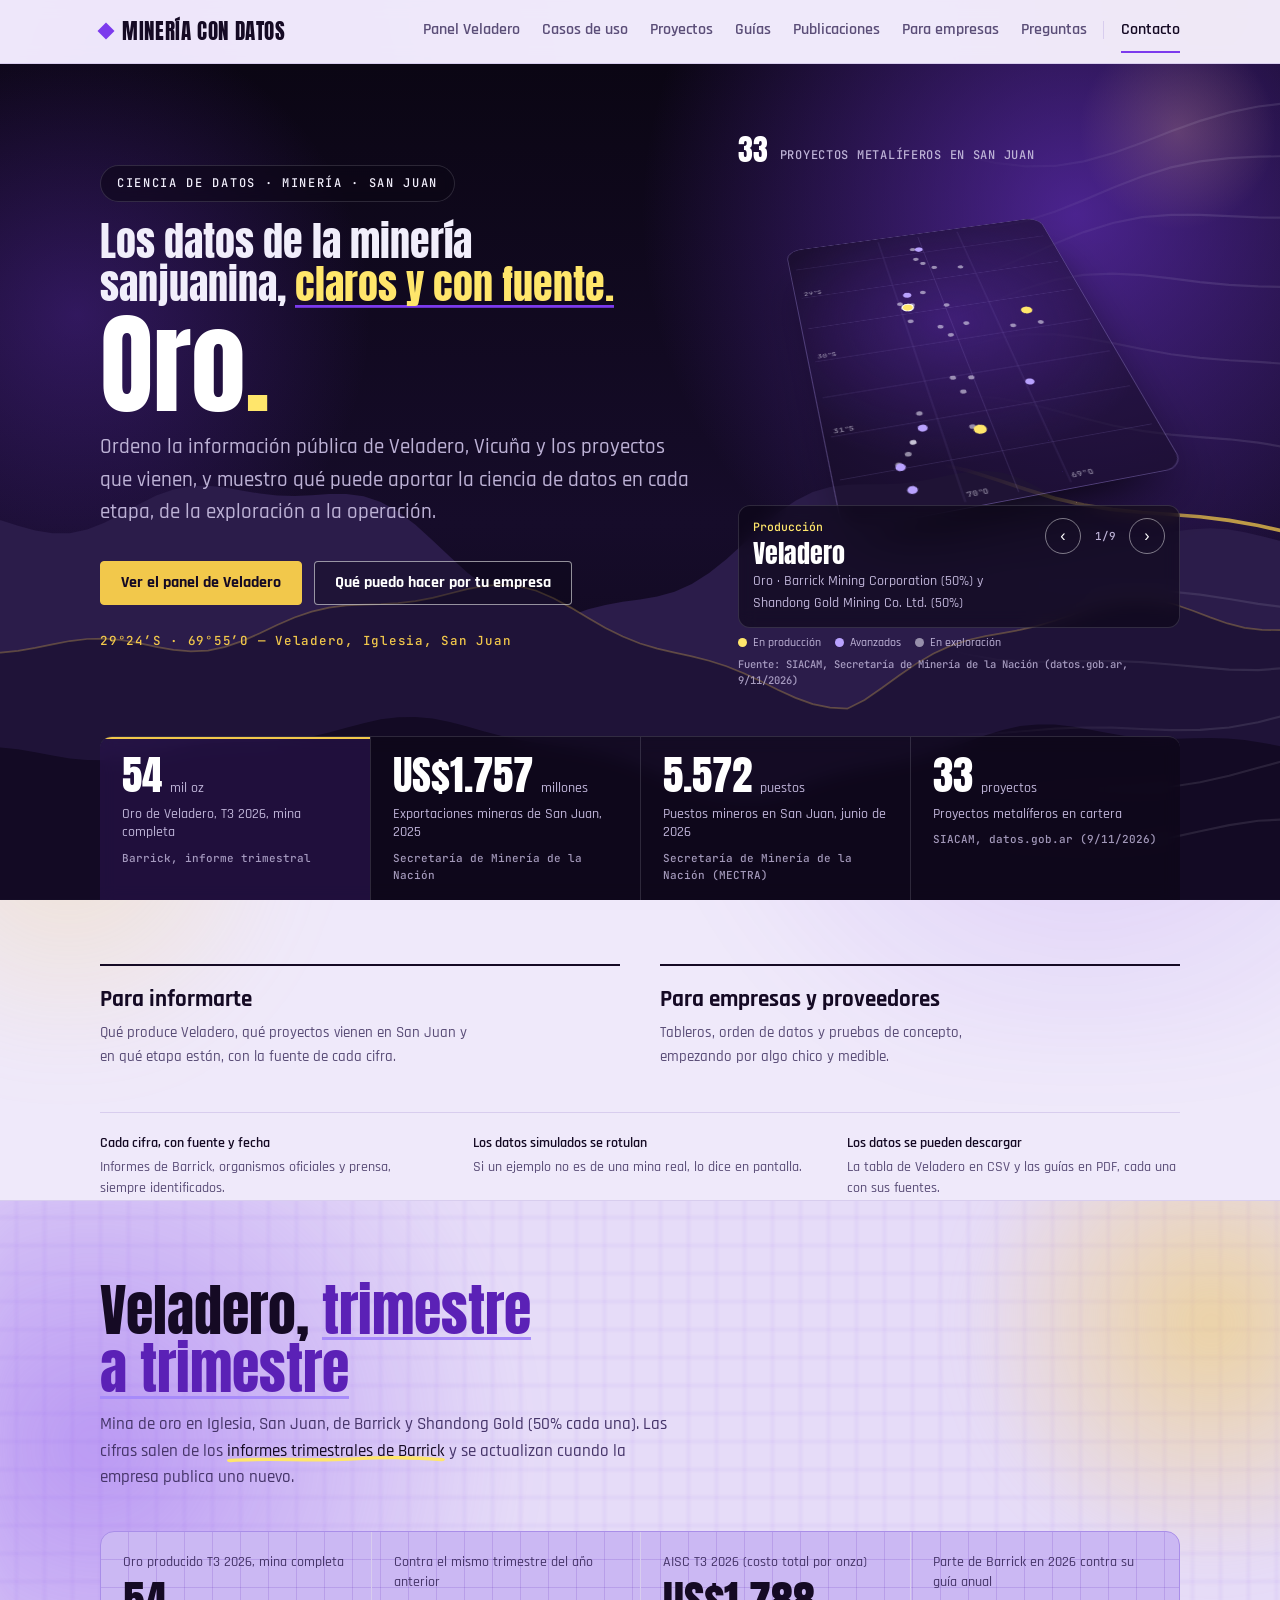
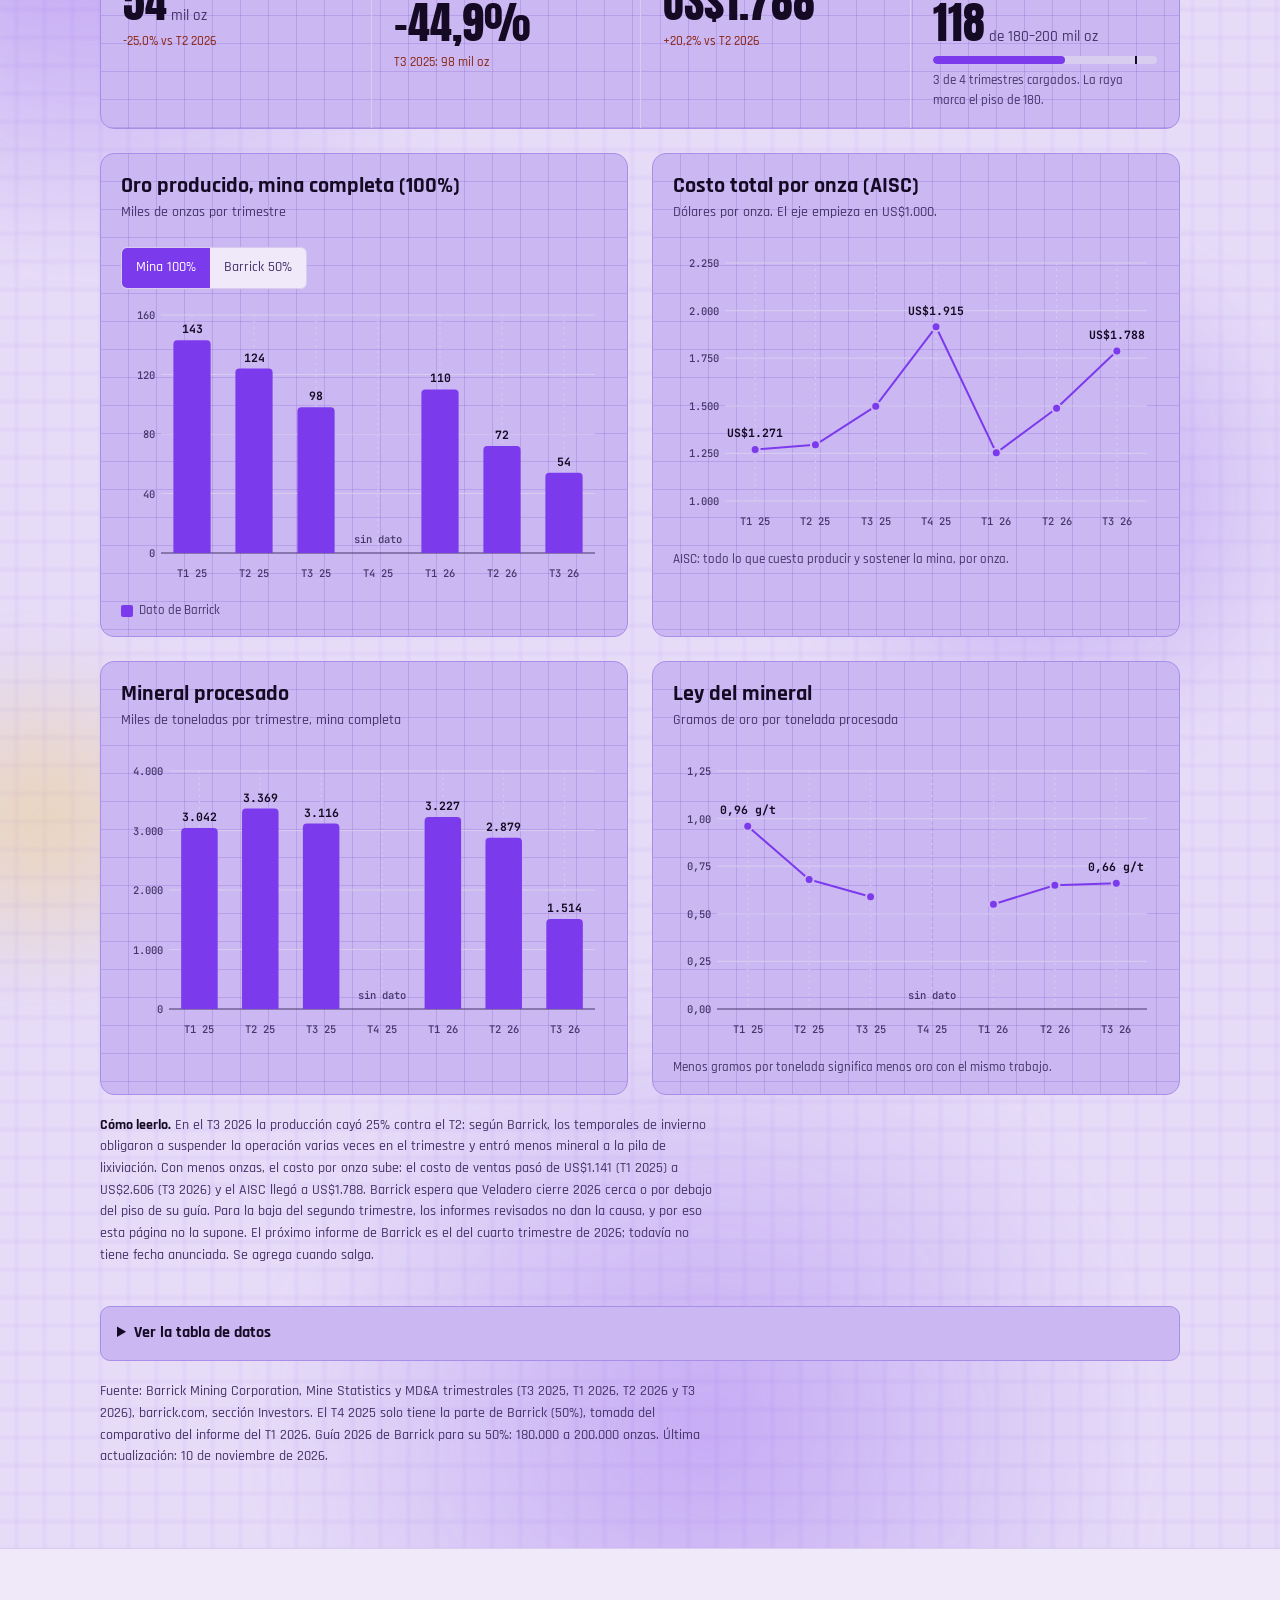
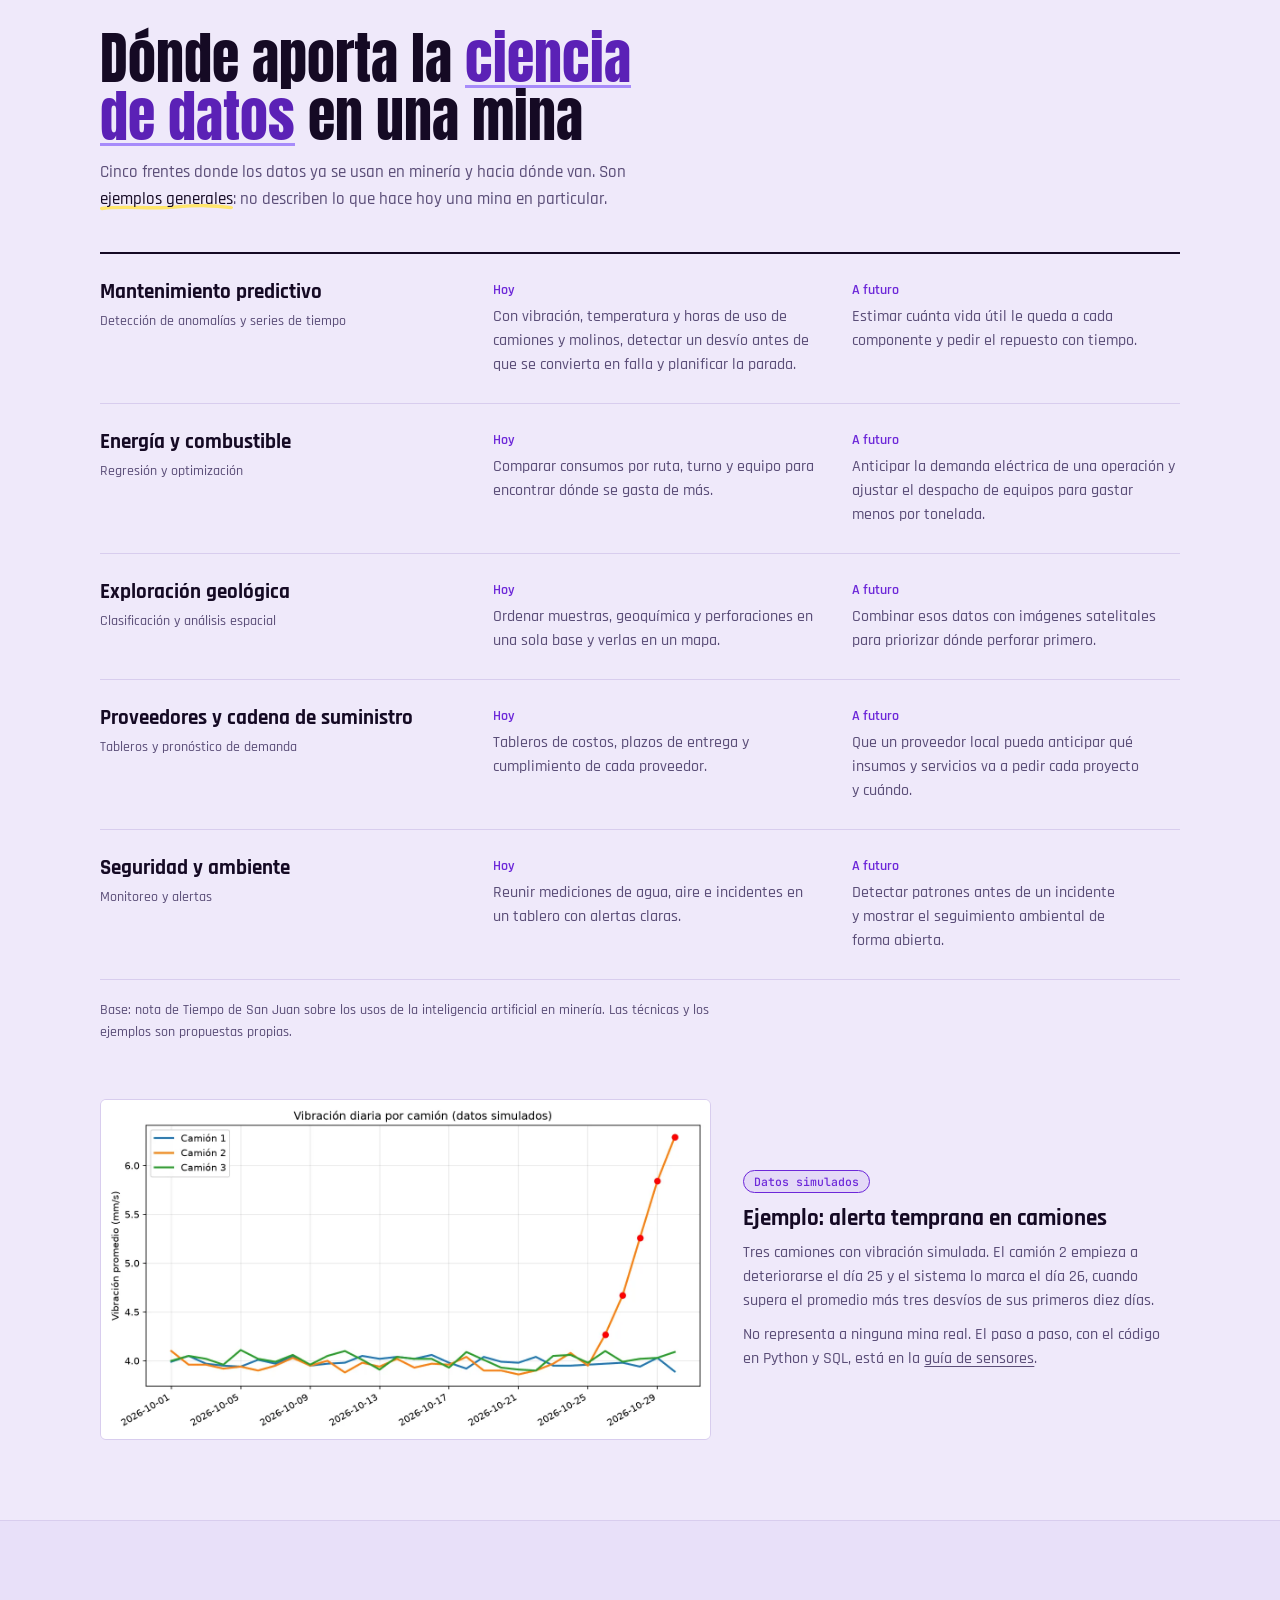
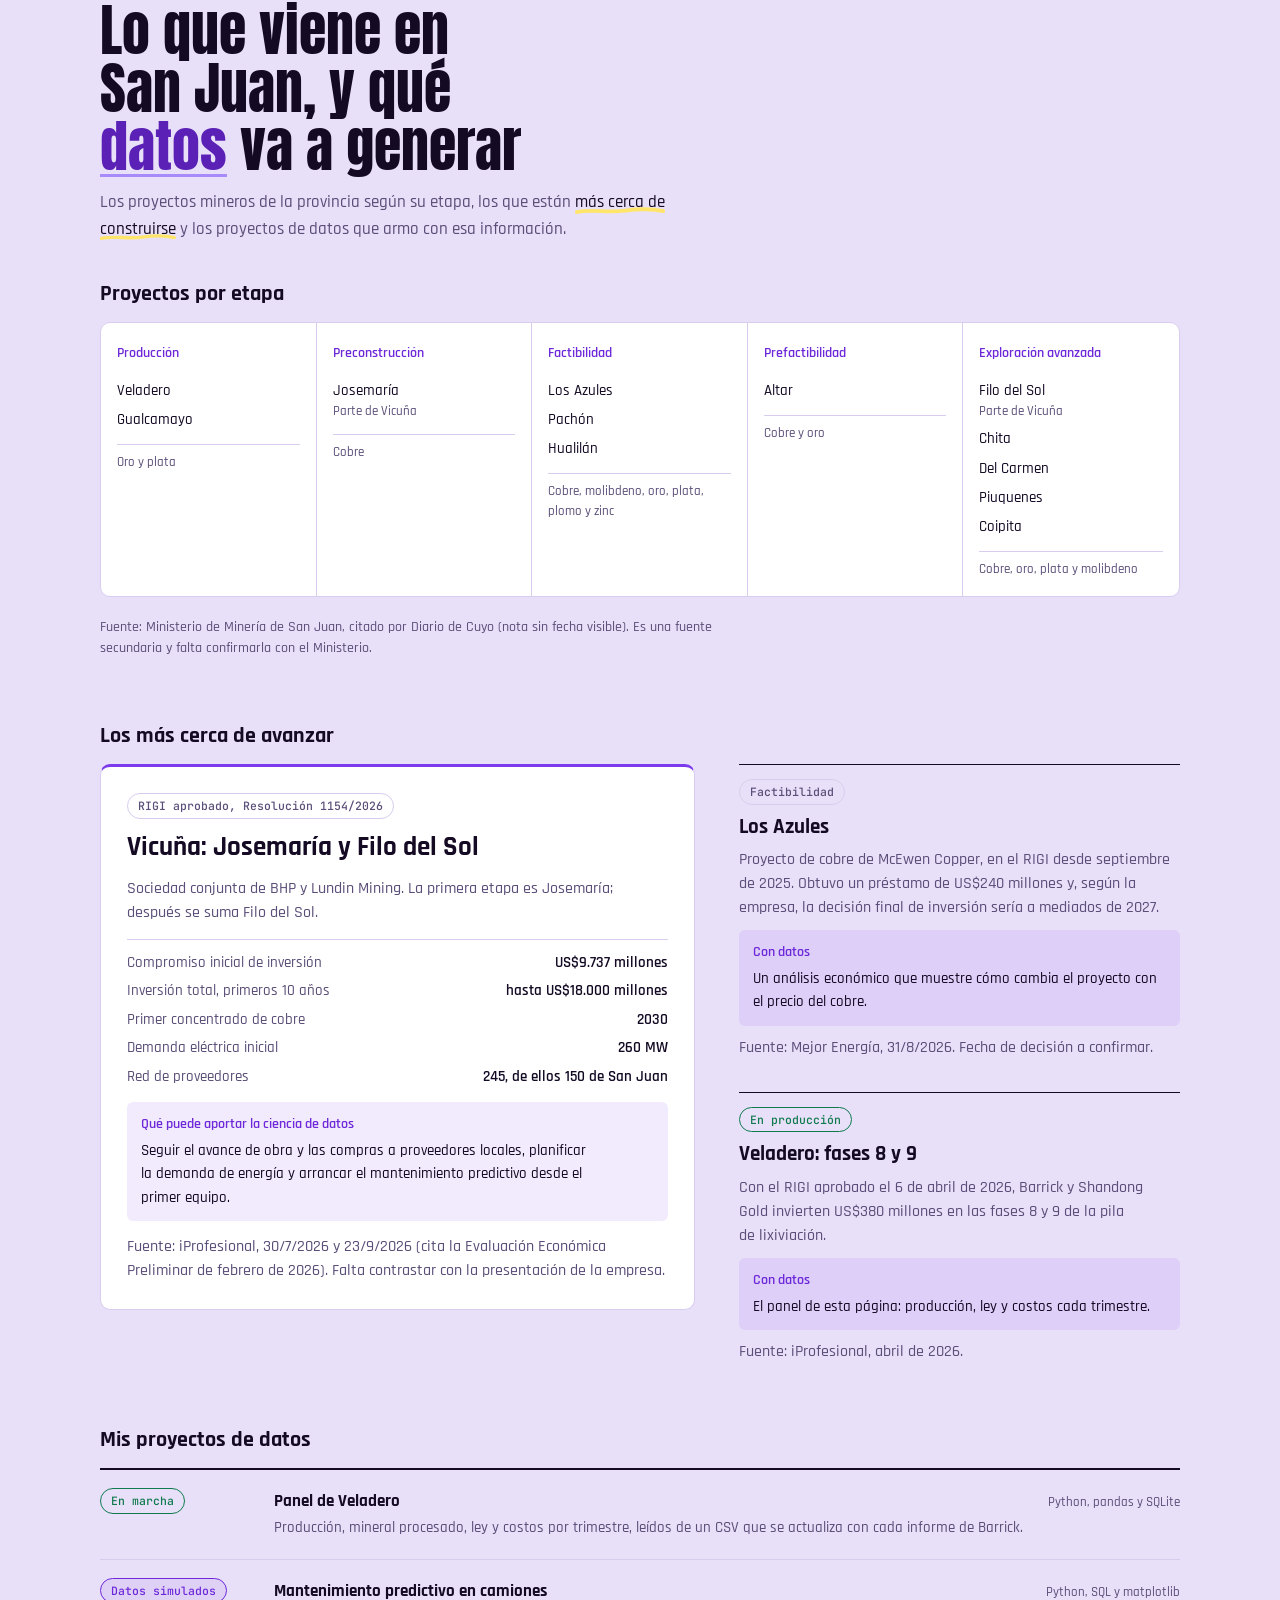
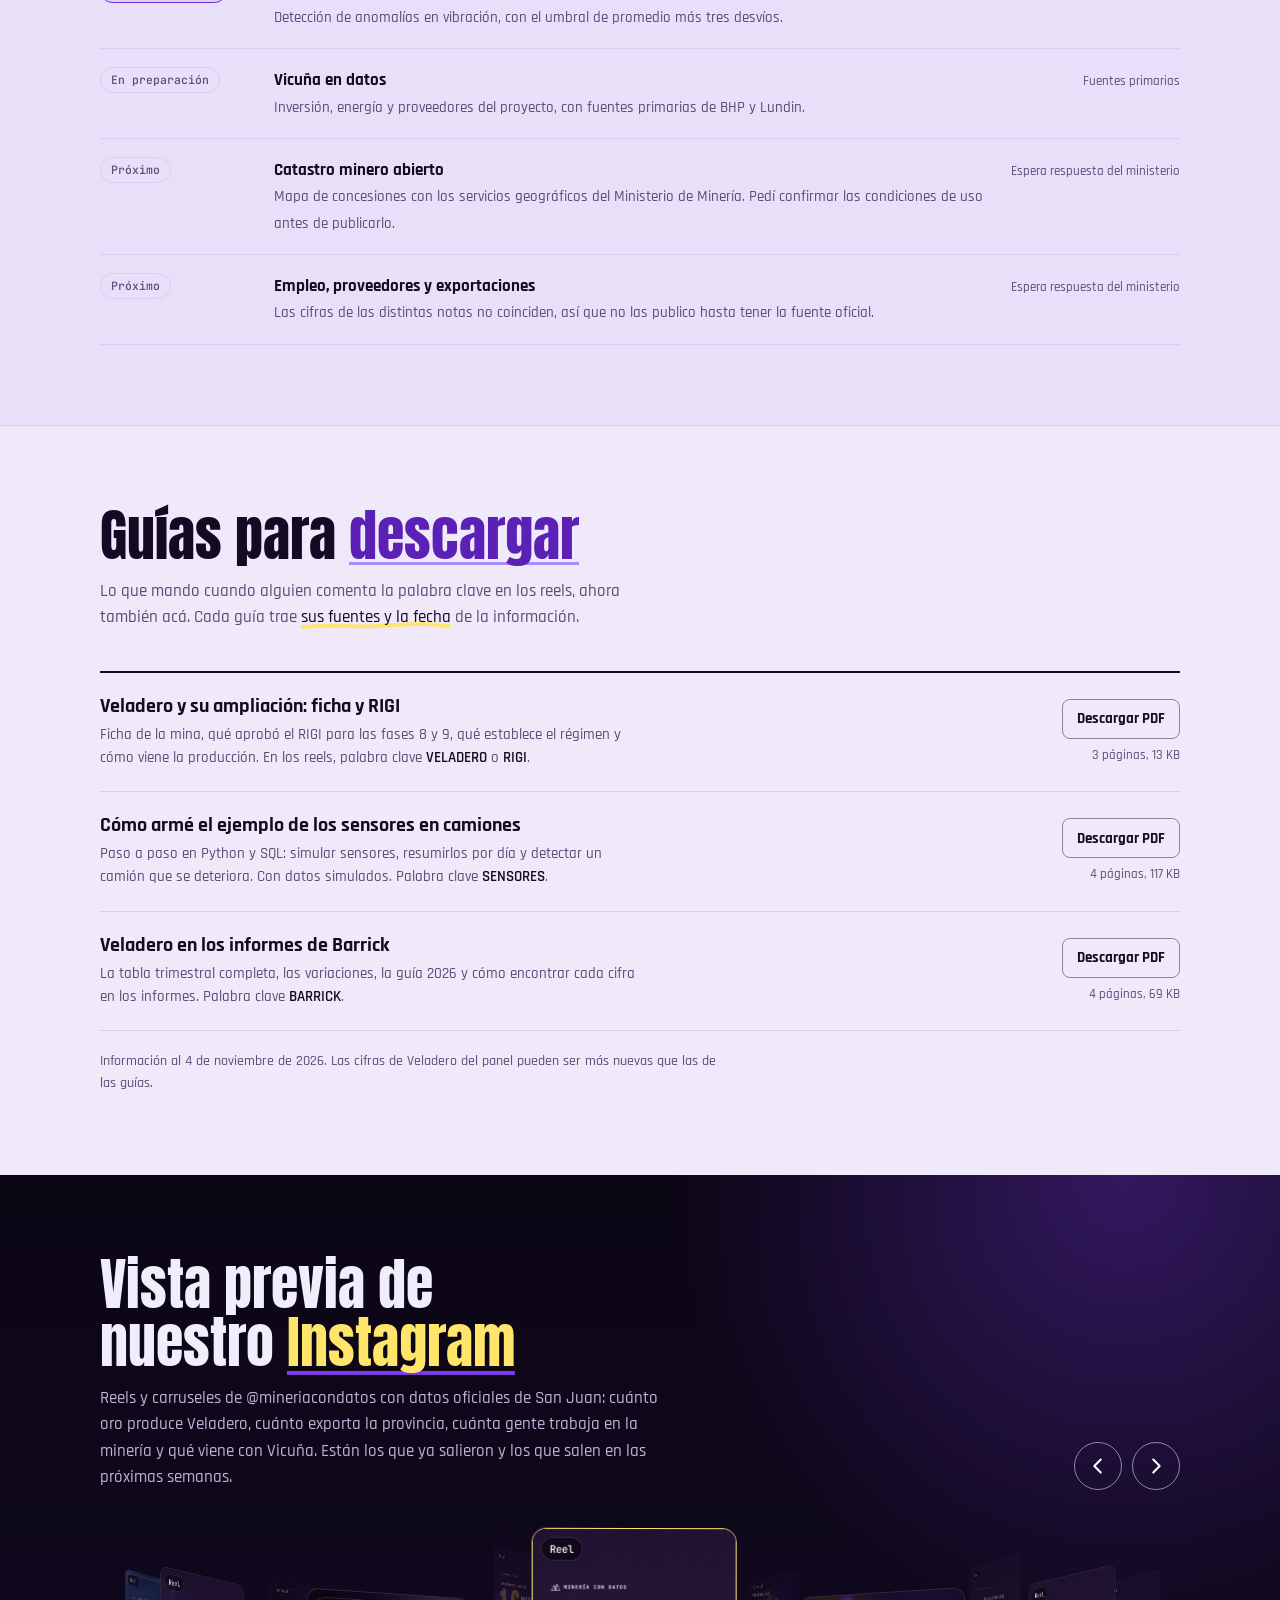
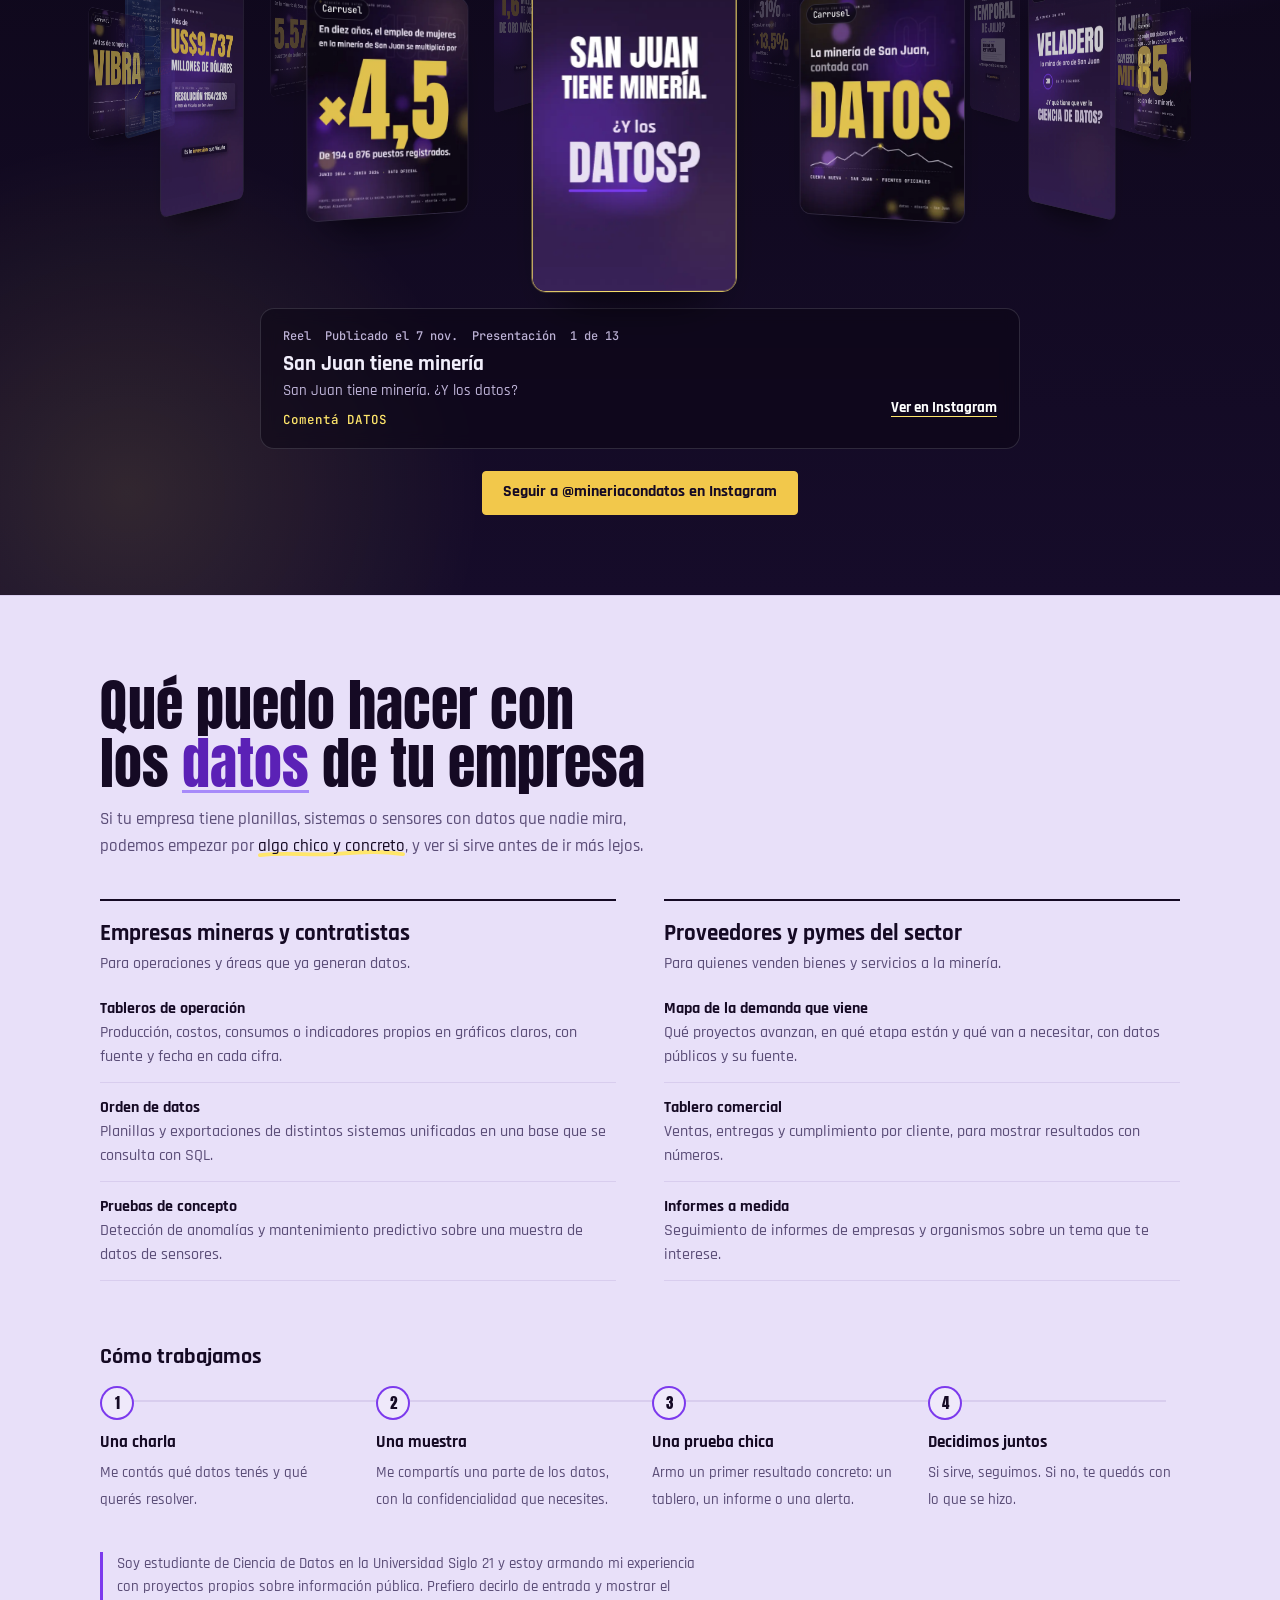
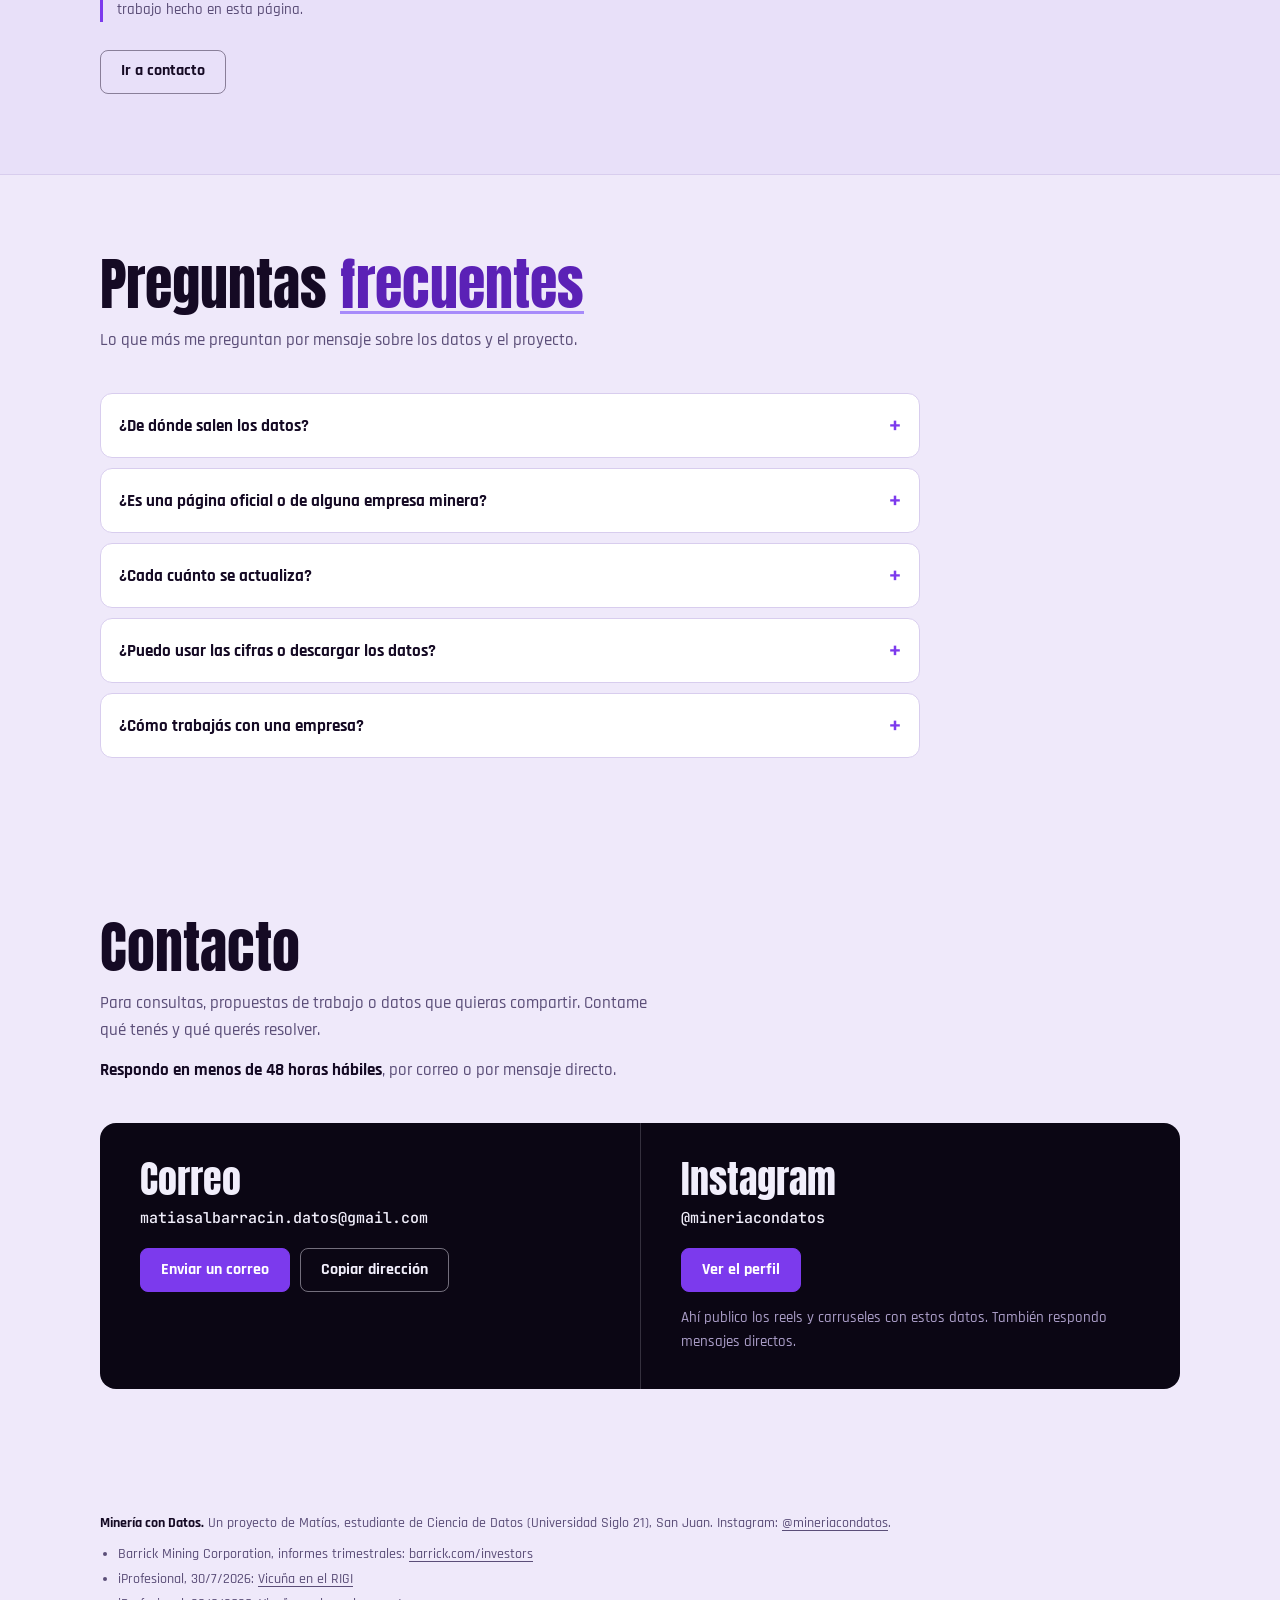
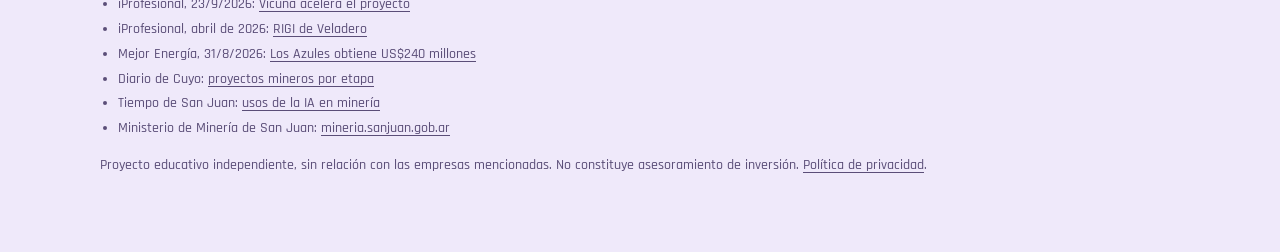
<file: index.html>
<!doctype html>
<html lang="es-AR">
<head>
<meta charset="utf-8">
<meta name="viewport" content="width=device-width, initial-scale=1, viewport-fit=cover">
<title>Minería con Datos · Ciencia de datos y minería en San Juan</title>
<meta name="description" content="Panel de Veladero con cifras de Barrick, usos de la ciencia de datos en minería y los proyectos que vienen en San Juan. Cada cifra, con fuente y fecha.">
<meta name="author" content="Matías">
<meta name="theme-color" content="#0B0614">
<link rel="canonical" href="https://matiasr-data.github.io/mineria-con-datos/">
<meta property="og:type" content="website">
<meta property="og:locale" content="es_AR">
<meta property="og:site_name" content="Minería con Datos">
<meta property="og:url" content="https://matiasr-data.github.io/mineria-con-datos/">
<meta property="og:title" content="Minería con Datos: la minería de San Juan, con datos y con fuente">
<meta property="og:description" content="Veladero trimestre a trimestre, casos de uso, proyectos que vienen y guías para descargar.">
<meta property="og:image" content="https://matiasr-data.github.io/mineria-con-datos/img/compartir.png">
<meta property="og:image:width" content="1200">
<meta property="og:image:height" content="630">
<meta property="og:image:alt" content="Minería con Datos: los datos de la minería sanjuanina, claros y con fuente.">
<meta name="twitter:card" content="summary_large_image">
<link rel="icon" href="data:image/svg+xml,%3Csvg xmlns='http://www.w3.org/2000/svg' viewBox='0 0 32 32'%3E%3Crect width='32' height='32' rx='6' fill='%230B0614'/%3E%3Crect x='11' y='11' width='10' height='10' fill='%23FFE66B' transform='rotate(45 16 16)'/%3E%3C/svg%3E">
<link rel="preconnect" href="https://fonts.googleapis.com">
<link rel="preconnect" href="https://fonts.gstatic.com" crossorigin>
<link rel="stylesheet" href="https://fonts.googleapis.com/css2?family=Anton&family=JetBrains+Mono:wght@500;700&family=Rajdhani:wght@500;600;700&display=swap">
<link rel="stylesheet" href="estilos.css?v=bcfb2095">
<script type="application/ld+json">
{
  "@context": "https://schema.org",
  "@type": "WebSite",
  "name": "Minería con Datos",
  "url": "https://matiasr-data.github.io/mineria-con-datos/",
  "inLanguage": "es-AR",
  "description": "Ciencia de datos aplicada a la minería de San Juan, Argentina: panel de Veladero, casos de uso, proyectos y guías.",
  "author": {
    "@type": "Person",
    "name": "Matías",
    "jobTitle": "Estudiante de Ciencia de Datos",
    "affiliation": {"@type": "CollegeOrUniversity", "name": "Universidad Siglo 21"},
    "homeLocation": {"@type": "Place", "name": "San Juan, Argentina"},
    "knowsAbout": ["Ciencia de datos", "Minería", "Python", "SQL"],
    "sameAs": ["https://www.instagram.com/mineriacondatos/"]
  }
}
</script>
<script type="application/ld+json">
{
  "@context": "https://schema.org",
  "@type": "Dataset",
  "name": "Veladero: producción y costos trimestrales",
  "description": "Producción de oro (mina completa y parte de Barrick), mineral procesado, ley y costos por onza de la mina Veladero, San Juan, Argentina, por trimestre desde 2025. Cifras tomadas de los informes trimestrales de Barrick.",
  "inLanguage": "es-AR",
  "spatialCoverage": {"@type": "Place", "name": "Veladero, Iglesia, San Juan, Argentina"},
  "temporalCoverage": "2025-01/2026-09",
  "isBasedOn": "https://www.barrick.com/English/investors/quarterly-reports/default.aspx",
  "creator": {"@type": "Person", "name": "Matías"},
  "distribution": {"@type": "DataDownload", "encodingFormat": "text/csv", "contentUrl": "https://matiasr-data.github.io/mineria-con-datos/datos/veladero_trimestral_barrick.csv"}
}
</script>
<script type="application/ld+json">
{
 "@context": "https://schema.org",
 "@type": "ProfessionalService",
 "name": "Minería con Datos",
 "url": "https://matiasr-data.github.io/mineria-con-datos/",
 "image": "https://matiasr-data.github.io/mineria-con-datos/img/compartir.png",
 "description": "Ciencia de datos aplicada a la minería de San Juan: tableros, orden de datos y pruebas de concepto para empresas mineras y proveedores.",
 "email": "matiasalbarracin.datos@gmail.com",
 "areaServed": {
  "@type": "AdministrativeArea",
  "name": "San Juan, Argentina"
 },
 "address": {
  "@type": "PostalAddress",
  "addressRegion": "San Juan",
  "addressCountry": "AR"
 },
 "founder": {
  "@type": "Person",
  "name": "Matías"
 },
 "knowsAbout": [
  "Ciencia de datos",
  "Minería",
  "Tableros",
  "Python",
  "SQL"
 ],
 "sameAs": [
  "https://www.instagram.com/mineriacondatos/"
 ]
}
</script>
<script type="application/ld+json">
{
 "@context": "https://schema.org",
 "@type": "FAQPage",
 "mainEntity": [
  {
   "@type": "Question",
   "name": "¿De dónde salen los datos?",
   "acceptedAnswer": {
    "@type": "Answer",
    "text": "De fuentes primarias: los informes trimestrales de Barrick (Mine Statistics y MD&A) para Veladero, la Secretaría de Minería de la Nación para exportaciones, empleo y la cartera de proyectos (SIACAM), y el Boletín Oficial para el RIGI. La prensa se usa solo como dato secundario y se contrasta con la fuente original. Cada cifra lleva su fuente y su fecha."
   }
  },
  {
   "@type": "Question",
   "name": "¿Es una página oficial o de alguna empresa minera?",
   "acceptedAnswer": {
    "@type": "Answer",
    "text": "No. Es un proyecto educativo independiente de Matías, estudiante de Ciencia de Datos en la Universidad Siglo 21. No tiene relación con las empresas mencionadas y no es asesoramiento de inversión."
   }
  },
  {
   "@type": "Question",
   "name": "¿Cada cuánto se actualiza?",
   "acceptedAnswer": {
    "@type": "Answer",
    "text": "El panel de Veladero se actualiza cuando Barrick publica su informe trimestral. Las exportaciones mineras salen todos los meses, con un mes de demora, y el empleo minero unos tres meses después de cada mes."
   }
  },
  {
   "@type": "Question",
   "name": "¿Puedo usar las cifras o descargar los datos?",
   "acceptedAnswer": {
    "@type": "Answer",
    "text": "Sí. La tabla de Veladero se descarga en CSV desde el panel y las guías en PDF desde la sección Guías. Si las usás, citá la fuente original (por ejemplo, el informe de Barrick o la Secretaría de Minería) y, si querés, esta página."
   }
  },
  {
   "@type": "Question",
   "name": "¿Cómo trabajás con una empresa?",
   "acceptedAnswer": {
    "@type": "Answer",
    "text": "Empezamos por una charla para ver qué datos tienen y qué quieren resolver. Después, con una muestra de esos datos, armo una prueba chica (un tablero, un informe o una alerta) y decidimos juntos si sirve seguir."
   }
  }
 ]
}
</script>
</head>
<body>
<a class="skip" href="#principal">Saltar al contenido</a>

<header class="top">
  <div class="wrap">
    <a class="brand" href="#inicio" translate="no"><i aria-hidden="true"></i>Minería con Datos</a>
    <nav aria-label="Secciones">
      <a href="#panel">Panel Veladero</a>
      <a href="#casos">Casos de uso</a>
      <a href="#proyectos">Proyectos</a>
      <a href="#guias">Guías</a>
      <a href="#reels">Publicaciones</a>
      <a href="#empresas">Para empresas</a>
      <a href="#preguntas">Preguntas</a>
      <a class="nav-contacto" href="#contacto">Contacto</a>
    </nav>
  </div>
</header>

<main id="principal">
<div class="hero noche" id="inicio">
  <!-- Fondo: sierra dibujada por código (app.js). Para usar una foto propia, ver "Portada de noche" en estilos.css. -->
  <svg class="sierra" id="sierra" viewBox="0 0 1440 360" preserveAspectRatio="xMidYMax slice" aria-hidden="true"></svg>
  <svg class="contour" id="contour" viewBox="0 0 760 460" preserveAspectRatio="xMaxYMid slice" aria-hidden="true"></svg>
  <div class="wrap hero-main">
   <div class="hero-texto">
    <p class="pastilla">Ciencia de datos · Minería · San Juan</p>
    <h1>Los datos de la minería sanjuanina, <span class="clave">claros y con fuente.</span></h1>
    <!-- La palabra grande rota entre los cuatro temas de la franja de cifras. Es decorativa: las cifras están en la franja. -->
    <p class="rota" aria-hidden="true"><span id="rota-w">Oro</span><i>.</i></p>
    <p class="lead">Ordeno la información pública de Veladero, Vicuña y los proyectos que vienen, y muestro qué puede aportar la ciencia de datos en cada etapa, de la exploración a la operación.</p>
    <div class="cta-row">
      <a class="btn oro" href="#panel">Ver el panel de Veladero</a>
      <a class="btn linea" href="#empresas">Qué puedo hacer por tu empresa</a>
    </div>
    <div class="coords">
      <span>29°24′S · 69°55′O — Veladero, Iglesia, San Juan</span>
    </div>
   </div>
   <!-- Mapa interactivo de los proyectos metalíferos de San Juan (SIACAM). Lo dibuja app.js con datos/proyectos.js. -->
   <figure class="hero-mapa" id="hero-mapa" aria-label="Mapa de los proyectos metalíferos de San Juan según el SIACAM">
    <p class="mapa-titulo"><b id="mapa-total">33</b> proyectos metalíferos en San Juan</p>
    <div class="mapa-escena"><div class="mapa-plano" id="mapa-plano"><svg id="mapa-svg" viewBox="0 0 400 560" aria-hidden="true"></svg></div></div>
    <div class="mapa-ficha" id="mapa-ficha"></div>
    <figcaption class="mapa-pie"><span class="ley"><i class="g-prod"></i>En producción</span><span class="ley"><i class="g-avan"></i>Avanzados</span><span class="ley"><i class="g-expl"></i>En exploración</span><span class="mapa-fuente">Fuente: SIACAM, Secretaría de Minería de la Nación (datos.gob.ar, 9/11/2026)</span></figcaption>
   </figure>
  </div>
  <div class="wrap">
    <dl class="franja" id="franja">
      <div><dt>Oro de Veladero, <span id="fr-oro-q">T3 2026</span>, mina completa</dt><dd><b id="fr-oro">54</b> mil oz</dd><dd class="fr-src">Barrick, informe trimestral</dd></div>
      <div><dt>Exportaciones mineras de San Juan, 2025</dt><dd><b>US$1.757</b> millones</dd><dd class="fr-src">Secretaría de Minería de la Nación</dd></div>
      <div><dt>Puestos mineros en San Juan, junio de 2026</dt><dd><b>5.572</b> puestos</dd><dd class="fr-src">Secretaría de Minería de la Nación (MECTRA)</dd></div>
      <div><dt>Proyectos metalíferos en cartera</dt><dd><b>33</b> proyectos</dd><dd class="fr-src">SIACAM, datos.gob.ar (9/11/2026)</dd></div>
    </dl>
  </div>
</div>

<div class="wrap intro">
    <div class="audiences">
      <a class="aud" href="#proyectos"><b>Para informarte</b><span>Qué produce Veladero, qué proyectos vienen en San Juan y en qué etapa están, con la fuente de cada cifra.</span></a>
      <a class="aud" href="#empresas"><b>Para empresas y proveedores</b><span>Tableros, orden de datos y pruebas de concepto, empezando por algo chico y medible.</span></a>
    </div>
    <div class="method">
      <div><b>Cada cifra, con fuente y fecha</b>Informes de Barrick, organismos oficiales y prensa, siempre identificados.</div>
      <div><b>Los datos simulados se rotulan</b>Si un ejemplo no es de una mina real, lo dice en pantalla.</div>
      <div><b>Los datos se pueden descargar</b>La tabla de Veladero en CSV y las guías en PDF, cada una con sus fuentes.</div>
    </div>
  </div>
</div>

<!-- ============ PANEL ============ -->
<section class="alt" id="panel">
  <div class="wrap">
    <div class="sec-head">
      <h2>Veladero, <span class="clave">trimestre a trimestre</span></h2>
      <p>Mina de oro en Iglesia, San Juan, de Barrick y Shandong Gold (50% cada una). Las cifras salen de los <span class="subra">informes trimestrales de Barrick</span> y se actualizan cuando la empresa publica uno nuevo.</p>
    </div>

    <div class="empty" id="panel-error" hidden>
      <b>No se pudieron cargar los datos del panel.</b>
      <span>Falta el archivo <code>datos/veladero.js</code>. Se genera con <code>python herramientas/actualizar_web.py</code>.</span>
    </div>

    <div id="panel-body">
      <div class="kpis" id="kpis"></div>

      <div class="charts">
        <figure class="chart">
          <div class="chart-top">
            <div>
              <h3 id="t-prod" aria-live="polite">Oro producido, mina completa (100%)</h3>
              <div class="sub">Miles de onzas por trimestre</div>
            </div>
            <div class="seg" role="group" aria-label="Elegir base de la producción">
              <button type="button" data-base="p100" aria-pressed="true">Mina 100%</button>
              <button type="button" data-base="pat" aria-pressed="false">Barrick 50%</button>
            </div>
          </div>
          <svg id="svg-prod" viewBox="0 0 520 300" aria-label="Gráfico de barras de la producción de oro de Veladero por trimestre"></svg>
          <div class="legend"><span><i class="sw"></i>Dato de Barrick</span><span data-si-pendiente><i class="sw p"></i>Pendiente de confirmar con el PDF original</span></div>
        </figure>

        <figure class="chart">
          <h3>Costo total por onza (AISC)</h3>
          <div class="sub">Dólares por onza. El eje empieza en US$1.000.</div>
          <svg id="svg-aisc" viewBox="0 0 520 300" aria-label="Gráfico de línea del costo AISC de Veladero por trimestre"></svg>
          <figcaption>AISC: todo lo que cuesta producir y sostener la mina, por onza.</figcaption>
        </figure>

        <figure class="chart">
          <h3>Mineral procesado</h3>
          <div class="sub">Miles de toneladas por trimestre, mina completa</div>
          <svg id="svg-ton" viewBox="0 0 520 300" aria-label="Gráfico de barras del mineral procesado en Veladero por trimestre"></svg>
        </figure>

        <figure class="chart">
          <h3>Ley del mineral</h3>
          <div class="sub">Gramos de oro por tonelada procesada</div>
          <svg id="svg-ley" viewBox="0 0 520 300" aria-label="Gráfico de línea de la ley del mineral de Veladero por trimestre"></svg>
          <figcaption>Menos gramos por tonelada significa menos oro con el mismo trabajo.</figcaption>
        </figure>
      </div>

      <p class="note"><b>Cómo leerlo.</b> En el T3 2026 la producción cayó 25% contra el T2: según Barrick, los temporales de invierno obligaron a suspender la operación varias veces en el trimestre y entró menos mineral a la pila de lixiviación. Con menos onzas, el costo por onza sube: el costo de ventas pasó de US$1.141 (T1 2025) a US$2.606 (T3 2026) y el AISC llegó a US$1.788. Barrick espera que Veladero cierre 2026 cerca o por debajo del piso de su guía. Para la baja del segundo trimestre, los informes revisados no dan la causa, y por eso esta página no la supone. <span id="proximo"></span></p>

      <details>
        <summary>Ver la tabla de datos</summary>
        <div class="tblwrap"><table id="tbl"></table></div>
        <div class="tbl-foot">
          <span><span data-si-pendiente>* Pendiente de confirmar con el PDF original de Barrick. </span>s/d: sin dato en las fuentes revisadas.</span>
          <a class="btn ghost small" href="datos/veladero_trimestral_barrick.csv" download>Descargar CSV</a>
        </div>
      </details>
      <p class="note">Fuente: Barrick Mining Corporation, Mine Statistics y MD&amp;A trimestrales (T3 2025, T1 2026, T2 2026 y T3 2026), barrick.com, sección Investors. El T4 2025 solo tiene la parte de Barrick (50%), tomada del comparativo del informe del T1 2026. Guía 2026 de Barrick para su 50%: 180.000 a 200.000 onzas. Última actualización: <span data-actualizado></span>.</p>
    </div>
  </div>
</section>

<!-- ============ CASOS DE USO ============ -->
<section id="casos">
  <div class="wrap">
    <div class="sec-head">
      <h2>Dónde aporta la <span class="clave">ciencia de datos</span> en una mina</h2>
      <p>Cinco frentes donde los datos ya se usan en minería y hacia dónde van. Son <span class="subra">ejemplos generales</span>: no describen lo que hace hoy una mina en particular.</p>
    </div>

    <div class="uses">
      <article class="use">
        <div><h3>Mantenimiento predictivo</h3><p class="tag">Detección de anomalías y series de tiempo</p></div>
        <div class="col"><b>Hoy</b><p>Con vibración, temperatura y horas de uso de camiones y molinos, detectar un desvío antes de que se convierta en falla y planificar la parada.</p></div>
        <div class="col"><b>A futuro</b><p>Estimar cuánta vida útil le queda a cada componente y pedir el repuesto con tiempo.</p></div>
      </article>
      <article class="use">
        <div><h3>Energía y combustible</h3><p class="tag">Regresión y optimización</p></div>
        <div class="col"><b>Hoy</b><p>Comparar consumos por ruta, turno y equipo para encontrar dónde se gasta de más.</p></div>
        <div class="col"><b>A futuro</b><p>Anticipar la demanda eléctrica de una operación y ajustar el despacho de equipos para gastar menos por tonelada.</p></div>
      </article>
      <article class="use">
        <div><h3>Exploración geológica</h3><p class="tag">Clasificación y análisis espacial</p></div>
        <div class="col"><b>Hoy</b><p>Ordenar muestras, geoquímica y perforaciones en una sola base y verlas en un mapa.</p></div>
        <div class="col"><b>A futuro</b><p>Combinar esos datos con imágenes satelitales para priorizar dónde perforar primero.</p></div>
      </article>
      <article class="use">
        <div><h3>Proveedores y cadena de suministro</h3><p class="tag">Tableros y pronóstico de demanda</p></div>
        <div class="col"><b>Hoy</b><p>Tableros de costos, plazos de entrega y cumplimiento de cada proveedor.</p></div>
        <div class="col"><b>A futuro</b><p>Que un proveedor local pueda anticipar qué insumos y servicios va a pedir cada proyecto y cuándo.</p></div>
      </article>
      <article class="use">
        <div><h3>Seguridad y ambiente</h3><p class="tag">Monitoreo y alertas</p></div>
        <div class="col"><b>Hoy</b><p>Reunir mediciones de agua, aire e incidentes en un tablero con alertas claras.</p></div>
        <div class="col"><b>A futuro</b><p>Detectar patrones antes de un incidente y mostrar el seguimiento ambiental de forma abierta.</p></div>
      </article>
    </div>
    <p class="note">Base: nota de Tiempo de San Juan sobre los usos de la inteligencia artificial en minería. Las técnicas y los ejemplos son propuestas propias.</p>

    <div class="demo">
      <picture>
        <source srcset="img/vibracion_camiones.webp" type="image/webp">
        <img src="img/vibracion_camiones.png" width="1350" height="750" loading="lazy" decoding="async" alt="Gráfico de vibración diaria de tres camiones con datos simulados. El camión 2 se dispara a partir del 25 de octubre y queda marcado en rojo.">
      </picture>
      <div>
        <span class="chip sim">Datos simulados</span>
        <h3>Ejemplo: alerta temprana en camiones</h3>
        <p>Tres camiones con vibración simulada. El camión 2 empieza a deteriorarse el día 25 y el sistema lo marca el día 26, cuando supera el promedio más tres desvíos de sus primeros diez días.</p>
        <p>No representa a ninguna mina real. El paso a paso, con el código en Python y SQL, está en la <a href="#guias">guía de sensores</a>.</p>
      </div>
    </div>
  </div>
</section>

<!-- ============ PROYECTOS ============ -->
<section class="alt" id="proyectos">
  <div class="wrap">
    <div class="sec-head">
      <h2>Lo que viene en San Juan, y qué <span class="clave">datos</span> va a generar</h2>
      <p>Los proyectos mineros de la provincia según su etapa, los que están <span class="subra">más cerca de construirse</span> y los proyectos de datos que armo con esa información.</p>
    </div>

    <h3 class="sub-h first">Proyectos por etapa</h3>
    <div class="stages">
      <div class="stage"><span class="st">Producción</span><ul><li>Veladero</li><li>Gualcamayo</li></ul><small class="stage-m">Oro y plata</small></div>
      <div class="stage"><span class="st">Preconstrucción</span><ul><li>Josemaría<small>Parte de Vicuña</small></li></ul><small class="stage-m">Cobre</small></div>
      <div class="stage"><span class="st">Factibilidad</span><ul><li>Los Azules</li><li>Pachón</li><li>Hualilán</li></ul><small class="stage-m">Cobre, molibdeno, oro, plata, plomo y zinc</small></div>
      <div class="stage"><span class="st">Prefactibilidad</span><ul><li>Altar</li></ul><small class="stage-m">Cobre y oro</small></div>
      <div class="stage"><span class="st">Exploración avanzada</span><ul><li>Filo del Sol<small>Parte de Vicuña</small></li><li>Chita</li><li>Del Carmen</li><li>Piuquenes</li><li>Coipita</li></ul><small class="stage-m">Cobre, oro, plata y molibdeno</small></div>
    </div>
    <p class="note">Fuente: Ministerio de Minería de San Juan, citado por Diario de Cuyo (nota sin fecha visible). Es una fuente secundaria y falta confirmarla con el Ministerio.</p>

    <h3 class="sub-h">Los más cerca de avanzar</h3>
    <div class="feature-grid">
      <article class="feature">
        <span class="chip">RIGI aprobado, Resolución 1154/2026</span>
        <h4>Vicuña: Josemaría y Filo del Sol</h4>
        <p>Sociedad conjunta de BHP y Lundin Mining. La primera etapa es Josemaría; después se suma Filo del Sol.</p>
        <dl class="facts">
          <dt>Compromiso inicial de inversión</dt><dd>US$9.737&nbsp;millones</dd>
          <dt>Inversión total, primeros 10 años</dt><dd>hasta US$18.000&nbsp;millones</dd>
          <dt>Primer concentrado de cobre</dt><dd>2030</dd>
          <dt>Demanda eléctrica inicial</dt><dd>260&nbsp;MW</dd>
          <dt>Red de proveedores</dt><dd>245, de ellos 150 de San Juan</dd>
        </dl>
        <div class="angle"><b>Qué puede aportar la ciencia de datos</b><p>Seguir el avance de obra y las compras a proveedores locales, planificar la demanda de energía y arrancar el mantenimiento predictivo desde el primer equipo.</p></div>
        <p class="src">Fuente: iProfesional, 30/7/2026 y 23/9/2026 (cita la Evaluación Económica Preliminar de febrero de 2026). Falta contrastar con la presentación de la empresa.</p>
      </article>
      <div class="feature-side">
        <article class="side-item">
          <span class="chip">Factibilidad</span>
          <h4>Los Azules</h4>
          <p>Proyecto de cobre de McEwen Copper, en el RIGI desde septiembre de 2025. Obtuvo un préstamo de US$240&nbsp;millones y, según la empresa, la decisión final de inversión sería a mediados de 2027.</p>
          <div class="angle"><b>Con datos</b><p>Un análisis económico que muestre cómo cambia el proyecto con el precio del cobre.</p></div>
          <p class="src">Fuente: Mejor Energía, 31/8/2026. Fecha de decisión a confirmar.</p>
        </article>
        <article class="side-item">
          <span class="chip live">En producción</span>
          <h4>Veladero: fases 8 y 9</h4>
          <p>Con el RIGI aprobado el 6 de abril de 2026, Barrick y Shandong Gold invierten US$380&nbsp;millones en las fases 8 y 9 de la pila de lixiviación.</p>
          <div class="angle"><b>Con datos</b><p>El panel de esta página: producción, ley y costos cada trimestre.</p></div>
          <p class="src">Fuente: iProfesional, abril de 2026.</p>
        </article>
      </div>
    </div>

    <h3 class="sub-h">Mis proyectos de datos</h3>
    <ul class="plist">
      <li><span class="chip live">En marcha</span><div><b>Panel de Veladero</b><span class="desc">Producción, mineral procesado, ley y costos por trimestre, leídos de un CSV que se actualiza con cada informe de Barrick.</span></div><span class="meta">Python, pandas y SQLite</span></li>
      <li><span class="chip sim">Datos simulados</span><div><b>Mantenimiento predictivo en camiones</b><span class="desc">Detección de anomalías en vibración, con el umbral de promedio más tres desvíos.</span></div><span class="meta">Python, SQL y matplotlib</span></li>
      <li><span class="chip">En preparación</span><div><b>Vicuña en datos</b><span class="desc">Inversión, energía y proveedores del proyecto, con fuentes primarias de BHP y Lundin.</span></div><span class="meta">Fuentes primarias</span></li>
      <li><span class="chip">Próximo</span><div><b>Catastro minero abierto</b><span class="desc">Mapa de concesiones con los servicios geográficos del Ministerio de Minería. Pedí confirmar las condiciones de uso antes de publicarlo.</span></div><span class="meta">Espera respuesta del ministerio</span></li>
      <li><span class="chip">Próximo</span><div><b>Empleo, proveedores y exportaciones</b><span class="desc">Las cifras de las distintas notas no coinciden, así que no las publico hasta tener la fuente oficial.</span></div><span class="meta">Espera respuesta del ministerio</span></li>
    </ul>
  </div>
</section>

<!-- ============ GUÍAS ============ -->
<section id="guias">
  <div class="wrap">
    <div class="sec-head">
      <h2>Guías para <span class="clave">descargar</span></h2>
      <p>Lo que mando cuando alguien comenta la palabra clave en los reels, ahora también acá. Cada guía trae <span class="subra">sus fuentes y la fecha</span> de la información.</p>
    </div>
    <ul class="guides">
      <li>
        <div>
          <h3>Veladero y su ampliación: ficha y RIGI</h3>
          <p>Ficha de la mina, qué aprobó el RIGI para las fases 8 y 9, qué establece el régimen y cómo viene la producción. En los reels, palabra clave <span class="kw">VELADERO</span> o <span class="kw">RIGI</span>.</p>
        </div>
        <div class="dl"><a class="btn ghost small" href="guias/01-veladero-ficha-y-rigi.pdf" download>Descargar PDF</a><small>3 páginas, 13&nbsp;KB</small></div>
      </li>
      <li>
        <div>
          <h3>Cómo armé el ejemplo de los sensores en camiones</h3>
          <p>Paso a paso en Python y SQL: simular sensores, resumirlos por día y detectar un camión que se deteriora. Con datos simulados. Palabra clave <span class="kw">SENSORES</span>.</p>
        </div>
        <div class="dl"><a class="btn ghost small" href="guias/02-sensores-camiones-paso-a-paso.pdf" download>Descargar PDF</a><small>4 páginas, 117&nbsp;KB</small></div>
      </li>
      <li>
        <div>
          <h3>Veladero en los informes de Barrick</h3>
          <p>La tabla trimestral completa, las variaciones, la guía 2026 y cómo encontrar cada cifra en los informes. Palabra clave <span class="kw">BARRICK</span>.</p>
        </div>
        <div class="dl"><a class="btn ghost small" href="guias/03-veladero-en-los-informes-de-barrick.pdf" download>Descargar PDF</a><small>4 páginas, 69&nbsp;KB</small></div>
      </li>
    </ul>
    <p class="note">Información al 4 de noviembre de 2026. Las cifras de Veladero del panel pueden ser más nuevas que las de las guías.</p>
  </div>
</section>

<!-- ============ REELS ============ -->
<section class="vitrina-sec" id="reels">
  <div class="wrap">
    <div class="vit-head">
      <div class="sec-head">
        <h2>Vista previa de nuestro <span class="clave">Instagram</span></h2>
        <p>Reels y carruseles de @mineriacondatos con datos oficiales de San Juan: cuánto oro produce Veladero, cuánto exporta la provincia, cuánta gente trabaja en la minería y qué viene con Vicuña. Están los que ya salieron y los que salen en las próximas semanas.</p>
      </div>
      <div class="vit-ctl">
        <button type="button" class="vit-flecha" data-dir="-1" aria-label="Girar a la publicación anterior">
          <svg viewBox="0 0 24 24" aria-hidden="true"><path d="M15 5l-7 7 7 7"/></svg></button>
        <button type="button" class="vit-flecha" data-dir="1" aria-label="Girar a la publicación siguiente">
          <svg viewBox="0 0 24 24" aria-hidden="true"><path d="M9 5l7 7-7 7"/></svg></button>
      </div>
    </div>
  </div>
  <div class="ovalo" id="ovalo" tabindex="0" role="region" aria-roledescription="carrusel"
       aria-label="Reels y carruseles de Minería con Datos. Con las flechas del teclado se gira.">
    <div class="ovalo-anillo" id="ovalo-anillo"></div>
  </div>
  <div class="wrap">
    <div class="ovalo-ficha" id="ovalo-ficha"></div>
    <p class="vit-pie"><a class="btn oro" href="https://www.instagram.com/mineriacondatos/" target="_blank" rel="noopener">Seguir a @mineriacondatos en Instagram</a></p>
  </div>
</section>

<!-- ============ EMPRESAS ============ -->
<section class="alt" id="empresas">
  <div class="wrap">
    <div class="sec-head">
      <h2>Qué puedo hacer con los <span class="clave">datos</span> de tu empresa</h2>
      <p>Si tu empresa tiene planillas, sistemas o sensores con datos que nadie mira, podemos empezar por <span class="subra">algo chico y concreto</span>, y ver si sirve antes de ir más lejos.</p>
    </div>

    <div class="two">
      <div class="panel">
        <h3>Empresas mineras y contratistas</h3>
        <p>Para operaciones y áreas que ya generan datos.</p>
        <ul>
          <li><b>Tableros de operación</b><span>Producción, costos, consumos o indicadores propios en gráficos claros, con fuente y fecha en cada cifra.</span></li>
          <li><b>Orden de datos</b><span>Planillas y exportaciones de distintos sistemas unificadas en una base que se consulta con SQL.</span></li>
          <li><b>Pruebas de concepto</b><span>Detección de anomalías y mantenimiento predictivo sobre una muestra de datos de sensores.</span></li>
        </ul>
      </div>
      <div class="panel">
        <h3>Proveedores y pymes del sector</h3>
        <p>Para quienes venden bienes y servicios a la minería.</p>
        <ul>
          <li><b>Mapa de la demanda que viene</b><span>Qué proyectos avanzan, en qué etapa están y qué van a necesitar, con datos públicos y su fuente.</span></li>
          <li><b>Tablero comercial</b><span>Ventas, entregas y cumplimiento por cliente, para mostrar resultados con números.</span></li>
          <li><b>Informes a medida</b><span>Seguimiento de informes de empresas y organismos sobre un tema que te interese.</span></li>
        </ul>
      </div>
    </div>

    <h3 class="sub-h">Cómo trabajamos</h3>
    <ol class="timeline">
      <li><b>Una charla</b><span>Me contás qué datos tenés y qué querés resolver.</span></li>
      <li><b>Una muestra</b><span>Me compartís una parte de los datos, con la confidencialidad que necesites.</span></li>
      <li><b>Una prueba chica</b><span>Armo un primer resultado concreto: un tablero, un informe o una alerta.</span></li>
      <li><b>Decidimos juntos</b><span>Si sirve, seguimos. Si no, te quedás con lo que se hizo.</span></li>
    </ol>
    <p class="honest">Soy estudiante de Ciencia de Datos en la Universidad Siglo 21 y estoy armando mi experiencia con proyectos propios sobre información pública. Prefiero decirlo de entrada y mostrar el trabajo hecho en esta página.</p>

    <p class="to-contact"><a class="btn ghost" href="#contacto">Ir a contacto</a></p>
  </div>
</section>

<!-- ============ PREGUNTAS FRECUENTES ============ -->
<section id="preguntas">
  <div class="wrap">
    <div class="sec-head">
      <h2>Preguntas <span class="clave">frecuentes</span></h2>
      <p>Lo que más me preguntan por mensaje sobre los datos y el proyecto.</p>
    </div>
    <div class="faq">
      <details><summary>¿De dónde salen los datos?</summary><p>De fuentes primarias: los informes trimestrales de Barrick (Mine Statistics y MD&amp;A) para Veladero, la Secretaría de Minería de la Nación para exportaciones, empleo y la cartera de proyectos (SIACAM), y el Boletín Oficial para el RIGI. La prensa se usa solo como dato secundario y se contrasta con la fuente original. Cada cifra lleva su fuente y su fecha.</p></details>
      <details><summary>¿Es una página oficial o de alguna empresa minera?</summary><p>No. Es un proyecto educativo independiente de Matías, estudiante de Ciencia de Datos en la Universidad Siglo 21. No tiene relación con las empresas mencionadas y no es asesoramiento de inversión.</p></details>
      <details><summary>¿Cada cuánto se actualiza?</summary><p>El panel de Veladero se actualiza cuando Barrick publica su informe trimestral. Las exportaciones mineras salen todos los meses, con un mes de demora, y el empleo minero unos tres meses después de cada mes.</p></details>
      <details><summary>¿Puedo usar las cifras o descargar los datos?</summary><p>Sí. La tabla de Veladero se descarga en CSV desde el panel y las guías en PDF desde la sección Guías. Si las usás, citá la fuente original (por ejemplo, el informe de Barrick o la Secretaría de Minería) y, si querés, esta página.</p></details>
      <details><summary>¿Cómo trabajás con una empresa?</summary><p>Empezamos por una charla para ver qué datos tienen y qué quieren resolver. Después, con una muestra de esos datos, armo una prueba chica (un tablero, un informe o una alerta) y decidimos juntos si sirve seguir.</p></details>
    </div>
  </div>
</section>

<!-- ============ CONTACTO ============ -->
<section id="contacto">
  <div class="wrap">
    <div class="sec-head">
      <h2>Contacto</h2>
      <p>Para consultas, propuestas de trabajo o datos que quieras compartir. Contame qué tenés y qué querés resolver.</p>
      <p class="respuesta"><b>Respondo en menos de 48 horas hábiles</b>, por correo o por mensaje directo.</p>
    </div>
    <div class="contact">
      <div class="channel">
        <h3>Correo</h3>
        <p class="mailtxt" id="mail">matiasalbarracin.datos@gmail.com</p>
        <div class="mailbox">
          <a class="btn primary" href="mailto:matiasalbarracin.datos@gmail.com?subject=Consulta%20desde%20Miner%C3%ADa%20con%20Datos">Enviar un correo</a>
          <button class="btn ghost" id="copy" type="button" data-mail="matiasalbarracin.datos@gmail.com">Copiar dirección</button>
        </div>
      </div>
      <div class="channel">
        <h3>Instagram</h3>
        <p class="mailtxt">@mineriacondatos</p>
        <div class="mailbox">
          <a class="btn primary" href="https://www.instagram.com/mineriacondatos/" target="_blank" rel="noopener">Ver el perfil</a>
        </div>
        <p class="channel-note">Ahí publico los reels y carruseles con estos datos. También respondo mensajes directos.</p>
      </div>
    </div>
  </div>
</section>
</main>

<footer>
  <div class="wrap">
    <b style="color:var(--fg)" translate="no">Minería con Datos.</b> Un proyecto de Matías, estudiante de Ciencia de Datos (Universidad Siglo 21), San Juan. Instagram: <a href="https://www.instagram.com/mineriacondatos/" target="_blank" rel="noopener">@mineriacondatos</a>.
    <ul>
      <li>Barrick Mining Corporation, informes trimestrales: <a href="https://www.barrick.com/English/investors/quarterly-reports/default.aspx" target="_blank" rel="noopener">barrick.com/investors</a></li>
      <li>iProfesional, 30/7/2026: <a href="https://www.iprofesional.com/energia/461159-cobre-dolares-y-empleo-los-numeros-detras-del-nuevo-rigi-minero-aprobada-por-el-gobierno" target="_blank" rel="noopener">Vicuña en el RIGI</a></li>
      <li>iProfesional, 23/9/2026: <a href="https://www.iprofesional.com/finanzas/465021-vicuna-acelera-proyecto-minero-de-18000-millones-dolares-y-prepara-obras-clave-en-san-juan" target="_blank" rel="noopener">Vicuña acelera el proyecto</a></li>
      <li>iProfesional, abril de 2026: <a href="https://www.iprofesional.com/energia/451811-nuevo-rigi-minera-invertira-380-millones-de-dolares-y-creara-1100-empleos-en-san-juan" target="_blank" rel="noopener">RIGI de Veladero</a></li>
      <li>Mejor Energía, 31/8/2026: <a href="https://www.mejorenergia.com.ar/noticias/2026/08/31/6680-los-azules-obtiene-us-240-millones-para-avanzar-con-su-proyecto-de-cobre-en-san-juan" target="_blank" rel="noopener">Los Azules obtiene US$240 millones</a></li>
      <li>Diario de Cuyo: <a href="https://www.diariodecuyo.com.ar/cuyominero/hay-50-proyectos-mineros-en-etapa-de-exploracion-en-toda-la-provincia-1619587.html" target="_blank" rel="noopener">proyectos mineros por etapa</a></li>
      <li>Tiempo de San Juan: <a href="https://www.tiempodesanjuan.com/mineria/la-ia-llego-a-las-minas-los-5-usos-clave-que-transforman-la-industria-y-la-clave-academica-en-san-juan_1784564840/amp" target="_blank" rel="noopener">usos de la IA en minería</a></li>
      <li>Ministerio de Minería de San Juan: <a href="https://mineria.sanjuan.gob.ar/" target="_blank" rel="noopener">mineria.sanjuan.gob.ar</a></li>
    </ul>
    <p style="margin-top:16px">Proyecto educativo independiente, sin relación con las empresas mencionadas. No constituye asesoramiento de inversión. <a href="privacidad.html">Política de privacidad</a>.</p>
  </div>
</footer>

<!-- Botón fijo de contacto en el celular: aparece al bajar de la portada y se esconde al llegar a Contacto. -->
<div class="barra-movil" id="barra-movil" hidden>
  <a class="btn oro" href="#contacto">Contacto</a>
  <a class="btn linea" href="https://www.instagram.com/mineriacondatos/" target="_blank" rel="noopener">Instagram</a>
</div>

<div class="tip" id="tip" aria-hidden="true"></div>

<script src="datos/veladero.js?v=8ebe57f0"></script>
<script src="datos/proyectos.js?v=ec5bc9ed"></script>
<script src="datos/publicaciones.js?v=0a5a7791"></script>
<script src="app.js?v=b332f14c"></script>
</body>
</html>
</file>
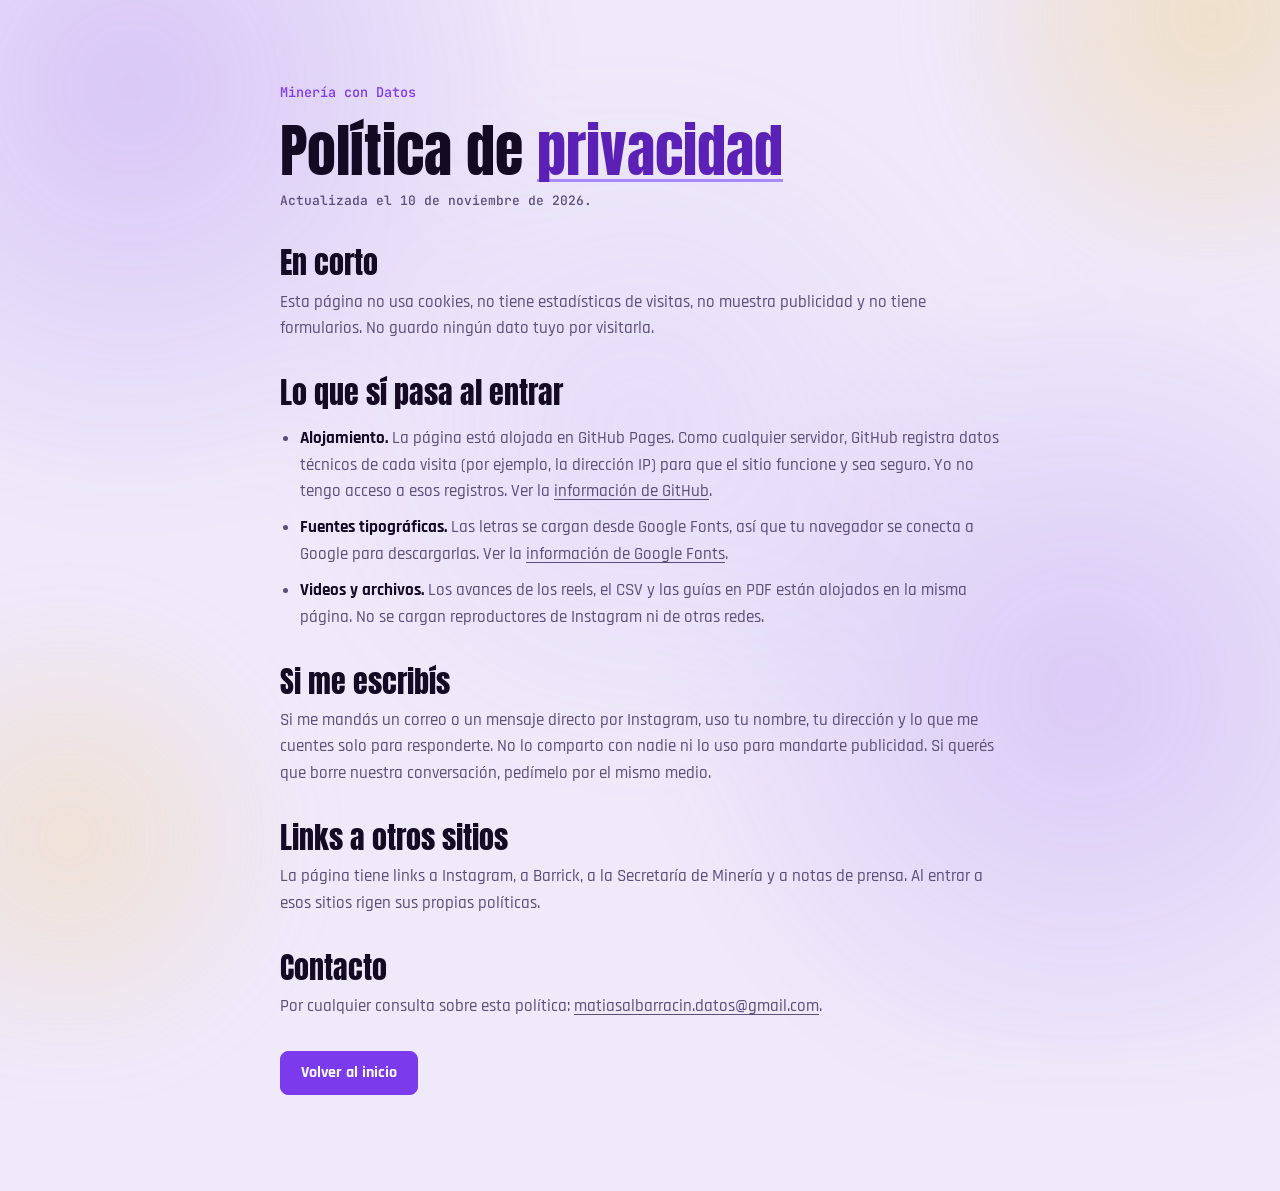
<file: privacidad.html>
<!doctype html>
<html lang="es-AR">
<head>
<meta charset="utf-8">
<meta name="viewport" content="width=device-width, initial-scale=1">
<title>Política de privacidad · Minería con Datos</title>
<meta name="description" content="Qué datos guarda la página Minería con Datos (ninguno de las visitas) y cómo se usan los mensajes que recibo.">
<link rel="canonical" href="https://matiasr-data.github.io/mineria-con-datos/privacidad.html">
<meta name="theme-color" content="#EFE9FA">
<link rel="icon" href="data:image/svg+xml,%3Csvg xmlns='http://www.w3.org/2000/svg' viewBox='0 0 32 32'%3E%3Crect width='32' height='32' rx='6' fill='%230B0614'/%3E%3Crect x='11' y='11' width='10' height='10' fill='%23FFE66B' transform='rotate(45 16 16)'/%3E%3C/svg%3E">
<link rel="preconnect" href="https://fonts.googleapis.com">
<link rel="preconnect" href="https://fonts.gstatic.com" crossorigin>
<link rel="stylesheet" href="https://fonts.googleapis.com/css2?family=Anton&family=JetBrains+Mono:wght@500;700&family=Rajdhani:wght@500;600;700&display=swap">
<link rel="stylesheet" href="estilos.css?v=bcfb2095">
</head>
<body>
<main class="wrap legal">
  <p class="kicker" translate="no"><a href="./">Minería con Datos</a></p>
  <h1>Política de <span class="clave">privacidad</span></h1>
  <p class="legal-fecha">Actualizada el 10 de noviembre de 2026.</p>

  <h2>En corto</h2>
  <p>Esta página no usa cookies, no tiene estadísticas de visitas, no muestra publicidad y no tiene formularios. No guardo ningún dato tuyo por visitarla.</p>

  <h2>Lo que sí pasa al entrar</h2>
  <ul>
    <li><b>Alojamiento.</b> La página está alojada en GitHub Pages. Como cualquier servidor, GitHub registra datos técnicos de cada visita (por ejemplo, la dirección IP) para que el sitio funcione y sea seguro. Yo no tengo acceso a esos registros. Ver la <a href="https://docs.github.com/es/pages/getting-started-with-github-pages/about-github-pages#data-collection" target="_blank" rel="noopener">información de GitHub</a>.</li>
    <li><b>Fuentes tipográficas.</b> Las letras se cargan desde Google Fonts, así que tu navegador se conecta a Google para descargarlas. Ver la <a href="https://developers.google.com/fonts/faq/privacy?hl=es-419" target="_blank" rel="noopener">información de Google Fonts</a>.</li>
    <li><b>Videos y archivos.</b> Los avances de los reels, el CSV y las guías en PDF están alojados en la misma página. No se cargan reproductores de Instagram ni de otras redes.</li>
  </ul>

  <h2>Si me escribís</h2>
  <p>Si me mandás un correo o un mensaje directo por Instagram, uso tu nombre, tu dirección y lo que me cuentes solo para responderte. No lo comparto con nadie ni lo uso para mandarte publicidad. Si querés que borre nuestra conversación, pedímelo por el mismo medio.</p>

  <h2>Links a otros sitios</h2>
  <p>La página tiene links a Instagram, a Barrick, a la Secretaría de Minería y a notas de prensa. Al entrar a esos sitios rigen sus propias políticas.</p>

  <h2>Contacto</h2>
  <p>Por cualquier consulta sobre esta política: <a href="mailto:matiasalbarracin.datos@gmail.com">matiasalbarracin.datos@gmail.com</a>.</p>
  <p style="margin-top:32px"><a class="btn primary" href="./">Volver al inicio</a></p>
</main>
</body>
</html>
</file>
<file: estilos.css>
/* Minería con Datos
   Concepto: la versión clara de la marca de los carruseles (estilo "Sistema"): papel lavanda cuadriculado,
   tinta noche, el violeta como color de los datos y luces doradas desenfocadas en la portada.
   El oro no se usa para texto (no llega al contraste sobre lavanda): queda para los subrayados y las luces.
   Tipografía: Anton para títulos (en minúscula, con mayúscula inicial) y cifras grandes; la palabra clave de cada
   título va en violeta con un subrayado fino dorado. Rajdhani para el texto y JetBrains Mono para rótulos y ejes. */

/* ---------- Tokens: capa base (valores) ---------- */
:root{
  --night-950:#0B0614; --night-900:#140B24; --night-800:#1E1333; --night-700:#2E2147;
  --lav-50:#EFE9FA; --lav-100:#F1EEFB; --lav-400:#A99CC6; --lav-ink:#4B3A6B;
  --violet-600:#7C3AED; --violet-700:#6D28D9; --acento:#FFE66B; --violet-200:#DDD0F8;
  --lav-200:#D8CDEE; --lav-muted:#5B4E78; --white:#FFFFFF; --tint:#F7F3FE;
  --green-700:#0F7A4D; --red-700:#B4361F;
  --gold-400:#F2C84B; --gold-900:#4A3A12; --gold-100:#FFE9A8;
  --mint-300:#6FD8A3; --coral-300:#FF9B8A;
}

/* ---------- Tokens: capa de uso (lo que consumen los componentes) ---------- */
:root{
  --bg:var(--lav-50); --surface:var(--tint); --raised:var(--white); --fg:#150A24; --muted:var(--lav-muted); --line:var(--lav-200);
  --accent:var(--violet-700); --bar:var(--violet-600); --bar-soft:var(--violet-200); --good:var(--green-700); --warn:var(--red-700);
  --violet:var(--violet-600); --violet-dark:var(--violet-700); --vein-glint:var(--gold-400); --marker:var(--acento);
  /* La tarjeta de contacto va al revés: noche con texto claro, como los slides oscuros de los carruseles. */
  --paper:var(--night-950); --paper-ink:var(--lav-100); --paper-muted:var(--lav-400);
  --shadow:0 24px 48px -28px rgba(60,30,120,.35);
  --grid-ink:color-mix(in srgb,var(--violet-600) 9%,transparent);
  --font-display:"Anton",Impact,"Arial Narrow",sans-serif;
  --font-body:"Rajdhani","Segoe UI",system-ui,sans-serif;
  --font-mono:"JetBrains Mono",ui-monospace,Consolas,monospace;
  --ease-out:cubic-bezier(.16,1,.3,1);
  --radius:10px;
  color-scheme:light;
}

/* ---------- Base ---------- */
*{box-sizing:border-box}
html{scroll-behavior:smooth;scroll-padding-top:84px;-webkit-text-size-adjust:100%}
body{background-color:var(--bg);color:var(--fg);font-family:var(--font-body);font-size:17px;font-weight:500;line-height:1.55;margin:0;position:relative;
  font-variant-numeric:tabular-nums;
  padding-left:max(16px,env(safe-area-inset-left,0px));padding-right:max(16px,env(safe-area-inset-right,0px))}
.wrap{max-width:1080px;margin-inline:auto}
a{color:inherit;text-underline-offset:3px;text-decoration-thickness:1px}
a:hover{text-decoration-color:var(--bar)}
h1,h2,h3,h4{line-height:1.1;margin:0;text-wrap:balance}
/* Anton tiene un solo peso: se usa en 400 y en mayúsculas. Los títulos chicos van en Rajdhani 700. */
h1,h2{font-family:var(--font-display);font-weight:400;letter-spacing:0;line-height:1.04}
h3,h4{font-family:var(--font-body);font-weight:700;letter-spacing:0}
p{margin:0;text-wrap:pretty}
/* La palabra clave de cada título.
   Fondos claros: violeta oscuro (#5B21B6, 8:1 sobre lavanda) con un subrayado lila fino.
   Fondos de noche (portada y óvalo): el acento #FFE66B con subrayado lila. */
.clave{color:#5B21B6;background:linear-gradient(#A78BFA,#A78BFA) no-repeat 0 86% / 100% .06em;
  -webkit-box-decoration-break:clone;box-decoration-break:clone}
.hero.noche .clave,.vitrina-sec .clave{color:var(--acento);background:linear-gradient(var(--violet),var(--violet)) no-repeat 0 86% / 100% .07em;
  padding:0 0 .05em}
/* Subrayado dorado a mano debajo de las palabras importantes del texto. Se dibuja al entrar en pantalla. */
.subra{background:url("data:image/svg+xml,%3Csvg xmlns='http://www.w3.org/2000/svg' viewBox='0 0 200 14' preserveAspectRatio='none'%3E%3Cpath d='M3 9.5C38 4.5 74 11 112 7.2S170 4 197 8' fill='none' stroke='%23FFE66B' stroke-width='6' stroke-linecap='round'/%3E%3C/svg%3E") no-repeat 0 100% / 100% .5em;padding-bottom:.08em;-webkit-box-decoration-break:clone;box-decoration-break:clone;color:var(--fg)}
@media (prefers-reduced-motion: no-preference){
  html.trazo .subra{transition:background-size .9s var(--ease-out)}
  html.trazo .subra:not(.on){background-size:0% .5em}
}
code{font-family:var(--font-mono);font-size:.84em}
:focus-visible{outline:2px solid var(--accent);outline-offset:3px;border-radius:4px}
button,.btn{touch-action:manipulation}
.skip{position:absolute;left:-9999px}
.skip:focus{left:16px;top:8px;z-index:50;background:var(--fg);color:var(--bg);padding:8px 12px;border-radius:6px}
[hidden]{display:none !important}
/* Fondo de la página: la cuadrícula queda solo donde hay datos (el panel de Veladero). El resto lleva un fondo
   en desenfoque con la paleta de la cuenta: lavanda con luces violetas y doradas fuera de foco. Es una capa fija y
   quieta (no se mueve con el scroll ni se repinta). Las luces son suaves a propósito: sobre la zona más violeta,
   el texto secundario #5B4E78 sigue por encima de 4,5:1. */
body::before{content:"";position:fixed;inset:-12vmax;z-index:-1;pointer-events:none;
  background:
    radial-gradient(circle at 18% 20%,rgba(124,58,237,.20) 0,transparent 26%),
    radial-gradient(circle at 86% 14%,rgba(242,200,75,.30) 0,transparent 16%),
    radial-gradient(circle at 78% 70%,rgba(124,58,237,.18) 0,transparent 28%),
    radial-gradient(circle at 14% 82%,rgba(242,200,75,.22) 0,transparent 14%),
    radial-gradient(circle at 50% 48%,rgba(185,162,255,.16) 0,transparent 34%);
  filter:blur(36px)}

/* ---------- Encabezado ---------- */
header.top{position:sticky;top:0;z-index:20;background:color-mix(in srgb,var(--bg) 92%,transparent);backdrop-filter:blur(8px);-webkit-backdrop-filter:blur(8px);border-bottom:1px solid var(--line);
  margin-inline:calc(-1 * max(16px,env(safe-area-inset-left,0px)));padding-inline:max(16px,env(safe-area-inset-left,0px))}
header.top .wrap{display:flex;align-items:center;gap:8px 28px;padding-block:10px;flex-wrap:wrap}
.brand{font-family:var(--font-display);font-weight:400;font-size:21px;text-transform:uppercase;letter-spacing:.03em;text-decoration:none;display:flex;align-items:center;gap:10px;margin-right:auto}
.brand i{display:inline-block;width:12px;height:12px;background:var(--bar);transform:rotate(45deg)}
nav{display:flex;gap:4px 22px;flex-wrap:wrap;font-size:16px;font-weight:600}
nav a{text-decoration:none;color:var(--muted);padding-block:8px;border-bottom:2px solid transparent}
nav a:hover,nav a[aria-current="true"]{color:var(--fg);border-bottom-color:var(--bar)}
/* Contacto queda aparte del resto de las secciones, separado por una línea. */
nav a.nav-contacto{position:relative;margin-left:12px}
nav a.nav-contacto::before{content:"";position:absolute;left:-18px;top:50%;width:1px;height:18px;transform:translateY(-50%);background:var(--line)}

/* ---------- Botones ---------- */
.btn{display:inline-flex;align-items:center;justify-content:center;min-height:44px;padding:10px 20px;border-radius:8px;font-weight:700;font-size:16px;text-decoration:none;border:1.5px solid color-mix(in srgb,var(--fg) 45%,transparent);cursor:pointer;font-family:inherit;line-height:1.3;
  transition:transform .2s var(--ease-out),border-color .2s,background-color .2s,color .2s}
.btn.primary{background:var(--violet);border-color:var(--violet);color:#fff}
.btn.ghost{background:transparent;color:var(--fg)}
.btn:hover{border-color:var(--bar)}
.btn.primary:hover{background:var(--violet-dark);border-color:var(--violet-dark)}
.btn:active{transform:translateY(1px) scale(.98)}
.btn.small{min-height:40px;padding:7px 14px;font-size:15px}

/* ---------- Portada ---------- */
/* El halo violeta de los carruseles, detrás de las curvas de nivel. La portada ocupa todo el ancho. */
.hero{position:relative;overflow:hidden;padding-block:80px 56px;
  margin-inline:calc(-1 * max(16px,env(safe-area-inset-left,0px)));padding-inline:max(16px,env(safe-area-inset-left,0px));
  /* Luces desenfocadas como el bokeh de los carruseles: dos violetas y dos doradas. */
  background:
    radial-gradient(circle at 8% 16%,color-mix(in srgb,var(--violet) 26%,transparent) 0,transparent 15%),
    radial-gradient(circle at 93% 22%,color-mix(in srgb,var(--marker) 45%,transparent) 0,transparent 9%),
    radial-gradient(circle at 86% 84%,color-mix(in srgb,var(--marker) 34%,transparent) 0,transparent 8%),
    radial-gradient(circle at 62% 104%,color-mix(in srgb,var(--violet) 18%,transparent) 0,transparent 20%)}
.hero svg.contour{position:absolute;right:-80px;top:0;width:min(760px,95%);height:100%;pointer-events:none;
  -webkit-mask-image:linear-gradient(90deg,transparent 0,transparent 18%,#000 62%);mask-image:linear-gradient(90deg,transparent 0,transparent 18%,#000 62%)}
.contour path{fill:none;stroke:color-mix(in srgb,var(--violet) 22%,transparent);stroke-width:1.2}
.contour path.vein{stroke:var(--bar);stroke-width:2;opacity:.9}
@media (prefers-reduced-motion: no-preference){
  .contour path{stroke-dasharray:1;stroke-dashoffset:1;animation:draw 1.9s cubic-bezier(.65,0,.35,1) forwards;animation-delay:calc(var(--d,0) * 85ms)}
  .contour path.vein{animation-duration:2.4s;animation-delay:.9s}
}
@keyframes draw{to{stroke-dashoffset:0}}
/* La veta sigue fluyendo cuando termina de dibujarse: un brillo que la recorre (ciclo de 4 s).
   Se frena cuando la portada sale de pantalla (.off). */
.contour path.vein-flow{stroke:var(--vein-glint);stroke-width:2;stroke-dasharray:.08 .17;opacity:0}
@media (prefers-reduced-motion: no-preference){
  .contour path.vein-flow{stroke-dasharray:.08 .17;stroke-dashoffset:0;animation:vein-in .6s ease-out 3.3s forwards,flow 4s linear 3.3s infinite}
  .contour.off path.vein-flow{animation-play-state:paused}
}
@keyframes vein-in{to{opacity:.9}}
@keyframes flow{to{stroke-dashoffset:-.25}}
.hero .wrap{position:relative}
.hero-grid{display:grid;grid-template-columns:minmax(0,1.55fr) minmax(0,1fr);gap:40px;align-items:end}
@media (max-width:860px){.hero-grid{grid-template-columns:1fr}}
.kicker{color:var(--accent);font-family:var(--font-mono);font-weight:500;font-size:13.5px;margin-bottom:18px}
.hero h1{font-size:clamp(42px,7.4vw,84px);max-width:17ch}
.hero p.lead{font-size:clamp(18px,2.3vw,21px);max-width:56ch;color:var(--muted);margin-top:22px}
.cta-row{display:flex;gap:12px;flex-wrap:wrap;margin-top:32px}

.snap{background:var(--raised);border:1px solid var(--line);border-radius:14px;padding:20px 22px;box-shadow:var(--shadow)}
.snap-k{font-family:var(--font-mono);font-size:12.5px;color:var(--muted);display:flex;align-items:center;gap:8px}
.snap-k::before{content:"";width:7px;height:7px;border-radius:50%;background:var(--good)}
.snap-body{margin-top:10px;display:grid;gap:8px}
.snap-q{font-size:14px;color:var(--muted)}
.snap-v{font-family:var(--font-display);font-size:56px;font-weight:400;line-height:1}
.snap-v small{font-family:var(--font-body);font-size:15px;font-weight:500;color:var(--muted)}
.snap svg{width:100%;height:64px;display:block;overflow:visible}
.snap .sp-line{fill:none;stroke:var(--bar);stroke-width:2;stroke-linejoin:round;stroke-linecap:round}
.snap .sp-dot{fill:var(--bar);stroke:var(--surface);stroke-width:2}
.snap .sp-lbl{font-family:var(--font-mono);font-size:10.5px;fill:var(--muted)}
.snap-f{font-size:12.5px;color:var(--muted);border-top:1px solid var(--line);padding-top:8px}
.skel{height:14px;border-radius:4px;background:linear-gradient(90deg,var(--line) 0%,var(--bg) 50%,var(--line) 100%);background-size:200% 100%;animation:shimmer 1.4s linear infinite}
@keyframes shimmer{to{background-position:-200% 0}}

.audiences{display:grid;grid-template-columns:repeat(auto-fit,minmax(min(100%,320px),1fr));gap:8px 40px;margin-top:56px}
.aud{display:block;text-decoration:none;border-top:2px solid var(--fg);padding:16px 0 4px}
.aud b{display:block;font-size:23px;font-weight:700;margin-bottom:4px}
.aud span{color:var(--muted);font-size:15px;display:block;max-width:46ch}
.aud:hover b{text-decoration:underline;text-decoration-color:var(--bar);text-underline-offset:4px}
.method{display:grid;grid-template-columns:repeat(auto-fit,minmax(230px,1fr));gap:12px 40px;margin-top:40px;padding-top:20px;border-top:1px solid var(--line)}
.method div{font-size:14px;color:var(--muted)}
.method b{display:block;color:var(--fg);font-weight:600;margin-bottom:2px}

/* ---------- Portada de noche ----------
   Como los slides oscuros de los carruseles: noche violeta, luces doradas, una sierra dibujada por código
   y las curvas de nivel con la veta dorada. Para usar una foto propia (de uso libre o tuya), guardarla en
   img/portada.webp y agregar a .hero.noche: background-image: linear-gradient(...tinte...), url(img/portada.webp). */
.hero.noche{
  --fg:#F1EEFB; --muted:#BDB2D6; --line:rgba(241,238,251,.14); --accent:var(--gold-400); --bar:var(--gold-400); --vein-glint:var(--gold-100);
  --clave-osc:#B9A2FF;
  color:var(--fg);padding-block:44px 0;display:flex;flex-direction:column;min-height:min(calc(100svh - 64px),900px);
  background:
    radial-gradient(circle at 84% 18%,rgba(124,58,237,.55) 0,transparent 34%),
    radial-gradient(circle at 92% 8%,rgba(242,200,75,.30) 0,transparent 7%),
    radial-gradient(circle at 6% 30%,rgba(124,58,237,.30) 0,transparent 22%),
    linear-gradient(180deg,#0B0614 0%,#160C2A 55%,#0B0614 100%)}
.hero.noche svg.sierra{position:absolute;left:0;right:0;bottom:0;width:100%;height:62%;pointer-events:none}
.sierra .s1{fill:#2B1C4A}.sierra .s2{fill:#1F1338}.sierra .s3{fill:#130A24}
.sierra .cresta{fill:none;stroke:rgba(242,200,75,.28);stroke-width:1.2}
.hero.noche .contour path{stroke:rgba(241,238,251,.10)}
.hero.noche svg.contour{-webkit-mask-image:linear-gradient(90deg,transparent 0,transparent 45%,#000 80%);mask-image:linear-gradient(90deg,transparent 0,transparent 45%,#000 80%)}
.hero.noche .contour path.vein{stroke:var(--gold-400);opacity:.75}
.hero.noche > .wrap{width:100%}
.hero-main{position:relative;flex:1;display:grid;grid-template-columns:minmax(0,1.15fr) minmax(0,.85fr);gap:24px 40px;align-items:center;padding-bottom:28px}
.hero-texto{display:flex;flex-direction:column;justify-content:center;min-width:0}
@media (max-width:980px){.hero-main{grid-template-columns:1fr}}
.pastilla{align-self:flex-start;font-family:var(--font-mono);font-size:12px;font-weight:500;letter-spacing:.14em;text-transform:uppercase;
  color:var(--fg);background:rgba(11,6,20,.55);border:1px solid var(--line);border-radius:99px;padding:8px 16px;margin-bottom:18px;
  backdrop-filter:blur(6px);-webkit-backdrop-filter:blur(6px)}
.hero.noche h1{font-size:clamp(26px,3.4vw,40px);max-width:30ch;line-height:1.08}
.rota{font-family:var(--font-display);font-weight:400;font-size:clamp(68px,8.6vw,126px);line-height:.92;margin:8px 0 16px;color:#fff;
  letter-spacing:-.005em;white-space:nowrap}
.rota i{font-style:normal;color:var(--acento)}
.rota span{display:inline-block;will-change:transform,filter,opacity}
.hero.noche p.lead{color:var(--muted);max-width:58ch;margin-top:0}
.btn.oro{background:var(--gold-400);border-color:var(--gold-400);color:#150A24;border-radius:4px}
.btn.oro:hover{background:#FFD966;border-color:#FFD966}
.btn.linea{background:rgba(11,6,20,.35);color:#fff;border-color:rgba(255,255,255,.55);border-radius:4px}
.btn.linea:hover{border-color:var(--gold-400)}
.coords{display:flex;align-items:center;gap:12px 20px;flex-wrap:wrap;margin-top:26px;font-family:var(--font-mono);font-size:12.5px;letter-spacing:.06em;color:var(--gold-400)}
.franja{position:relative;display:grid;grid-template-columns:repeat(4,minmax(0,1fr));margin:0;border-top:1px solid var(--line);
  background:rgba(11,6,20,.55);backdrop-filter:blur(8px);-webkit-backdrop-filter:blur(8px);border-radius:12px 12px 0 0;overflow:hidden}
.franja > div{position:relative;padding:18px 22px 16px;border-left:1px solid var(--line);display:flex;flex-direction:column;transition:background-color .4s}
.franja > div:first-child{border-left:0}
.franja > div::before{content:"";position:absolute;left:0;right:0;top:0;height:2px;background:var(--gold-400);transform:scaleX(0);transform-origin:0 50%;transition:transform .7s var(--ease-out)}
.franja > div.on{background:rgba(124,58,237,.16)}
.franja > div.on::before{transform:scaleX(1)}
.franja dt{order:2;font-size:13.5px;color:var(--muted);margin-top:6px;line-height:1.35}
.franja dd{margin:0;order:1;font-size:14px;color:var(--muted)}
.franja dd b{font-family:var(--font-display);font-weight:400;font-size:clamp(30px,3.2vw,42px);color:#fff;line-height:1;margin-right:4px}
.franja dd.fr-src{order:3;font-family:var(--font-mono);font-size:11px;color:var(--muted);opacity:.85;margin-top:8px}
@media (max-width:860px){.franja{grid-template-columns:repeat(2,minmax(0,1fr))}.franja > div:nth-child(3){border-left:0}.franja > div:nth-child(n+3){border-top:1px solid var(--line)}}
@media (max-width:420px){.franja > div{padding:14px 14px 12px}}
@media (max-width:560px){.hero.noche{padding-top:36px;min-height:0}.coords{margin-top:24px}.pastilla{font-size:11px;letter-spacing:.08em;padding:7px 12px}}
.intro{padding-block:8px 0}

/* ---------- Portada: mapa de los proyectos ----------
   Los proyectos metalíferos del SIACAM sobre un plano inclinado en 3D, con su latitud y longitud reales.
   Recorre los proyectos más avanzados uno por uno; al pasar el mouse el plano se inclina y cada punto muestra su ficha. */
.hero-mapa{position:relative;margin:0;min-width:0;display:flex;flex-direction:column;gap:6px}
.mapa-titulo{font-family:var(--font-mono);font-size:12px;letter-spacing:.06em;color:var(--muted);text-transform:uppercase}
.mapa-titulo b{font-family:var(--font-display);font-weight:400;font-size:30px;color:#fff;letter-spacing:0;margin-right:4px;vertical-align:-3px}
.mapa-escena{height:clamp(270px,25vw,340px);perspective:1000px;perspective-origin:50% 45%;display:grid;place-items:center}
.mapa-plano{width:min(100%,300px);aspect-ratio:400/560;transform:translateY(-44px) rotateX(52deg) rotateZ(-14deg);transform-style:preserve-3d;
  transition:transform .6s var(--ease-out);border-radius:18px;
  background:radial-gradient(circle at 50% 40%,rgba(124,58,237,.30),transparent 70%),rgba(20,11,36,.55);
  border:1px solid rgba(185,162,255,.30);box-shadow:0 40px 60px -30px rgba(0,0,0,.9)}
.mapa-plano svg{width:100%;height:100%;display:block;overflow:visible}
.mapa-plano .grat{stroke:rgba(185,162,255,.18);stroke-width:1}
.mapa-plano .grat-l{font-family:var(--font-mono);font-size:11px;fill:rgba(241,238,251,.55)}
.mapa-plano .pt{cursor:pointer;transition:r .25s,opacity .25s}
.mapa-plano .pt.g-prod{fill:var(--acento)}
.mapa-plano .pt.g-avan{fill:#B9A2FF}
.mapa-plano .pt.g-expl{fill:rgba(241,238,251,.55)}
.mapa-plano .pt.on{stroke:#fff;stroke-width:2}
.mapa-plano .pulso{fill:none;stroke:var(--acento);stroke-width:2;transform-box:fill-box;transform-origin:center;opacity:0}
@media (prefers-reduced-motion: no-preference){
  .mapa-plano .pulso{animation:pulso 1.8s ease-out infinite}
}
@keyframes pulso{0%{transform:scale(.6);opacity:.9}100%{transform:scale(2.6);opacity:0}}
.mapa-ficha{min-height:108px;padding:12px 14px;border:1px solid var(--line);border-radius:12px;background:rgba(11,6,20,.6);
  backdrop-filter:blur(8px);-webkit-backdrop-filter:blur(8px);display:grid;grid-template-columns:minmax(0,1fr) auto;gap:4px 12px;align-items:start}
.mf-estado{font-family:var(--font-mono);font-size:11.5px}
.mf-estado.g-prod{color:var(--acento)} .mf-estado.g-avan{color:#C9B6FF} .mf-estado.g-expl{color:var(--muted)}
.mf-nombre{font-family:var(--font-display);font-size:26px;line-height:1.05;color:#fff;grid-column:1}
.mf-det{font-size:14px;color:var(--muted);grid-column:1}
.mf-nota{font-size:12.5px;color:var(--muted);grid-column:1 / -1;font-style:italic}
.mf-nav{grid-column:2;grid-row:1 / span 2;display:flex;gap:6px;align-items:center}
.mf-nav button{width:36px;height:36px;border-radius:50%;border:1px solid rgba(255,255,255,.45);background:transparent;color:#fff;cursor:pointer;font-size:16px;line-height:1;
  transition:transform .2s var(--ease-out),border-color .2s}
.mf-nav span{font-family:var(--font-mono);font-size:11px;color:var(--muted);min-width:36px;text-align:center}
@media (hover:hover) and (pointer:fine){.mf-nav button:hover{transform:scale(1.1);border-color:var(--acento)}}
.mapa-pie{display:flex;flex-wrap:wrap;gap:4px 14px;font-size:12px;color:var(--muted)}
.mapa-pie .ley{display:inline-flex;align-items:center;gap:6px}
.mapa-pie .ley i{width:9px;height:9px;border-radius:50%;display:inline-block}
.mapa-pie i.g-prod{background:var(--acento)} .mapa-pie i.g-avan{background:#B9A2FF} .mapa-pie i.g-expl{background:rgba(241,238,251,.55)}
.mapa-fuente{flex-basis:100%;font-family:var(--font-mono);font-size:10.5px;opacity:.85}
@media (max-width:980px){.mapa-escena{height:270px}.mapa-plano{width:min(100%,250px)}.hero-mapa{max-width:520px}}

/* ---------- Menú: zoom en la opción bajo el mouse, las demás se desvanecen ---------- */
nav a{display:inline-block;transition:transform .25s var(--ease-out),opacity .2s,color .2s,border-color .2s}
@media (hover:hover) and (pointer:fine){
  nav:hover a{opacity:.5}
  nav a:hover{opacity:1;transform:scale(1.08)}
}
@media (prefers-reduced-motion: reduce){nav a:hover{transform:none}}

/* ---------- Secciones ---------- */
section{padding-block:80px}
section.alt{background:color-mix(in srgb,var(--violet) 5%,transparent);border-block:1px solid var(--line);
  margin-inline:calc(-1 * max(16px,env(safe-area-inset-left,0px)));padding-inline:max(16px,env(safe-area-inset-left,0px))}
.sec-head{max-width:64ch;margin-bottom:40px}
.sec-head h2{font-size:clamp(34px,5vw,56px)}
.sec-head p{color:var(--muted);margin-top:14px;font-size:17px}
h3.sub-h{font-size:22px;margin:64px 0 16px}
h3.sub-h.first{margin-top:0}
p.sub-p{color:var(--muted);max-width:64ch;margin:-8px 0 24px}
.note{font-size:14px;color:var(--muted);margin-top:20px;max-width:88ch}
.note b{color:var(--fg)}
.small{font-size:14px;color:var(--muted)}

/* ---------- Panel ---------- */
.empty{border:1px dashed var(--warn);border-radius:var(--radius);padding:18px 20px;display:grid;gap:4px;font-size:15px}
.empty span{color:var(--muted)}
/* Paneles de datos: cada indicador y cada gráfico en su celda, sobre papel cuadriculado (28 px), como los carruseles. */
.kpis,.chart{background-color:var(--raised);border:1px solid var(--line);border-radius:14px;
  background-image:linear-gradient(var(--grid-ink) 1px,transparent 1px),linear-gradient(90deg,var(--grid-ink) 1px,transparent 1px);
  background-size:28px 28px;background-position:-1px -1px}
/* En el panel de Veladero las tarjetas van en violeta (no blanco), con la cuadrícula marcada.
   Contraste sobre #CBB8F3: texto 10,6:1; texto secundario #46356A 5,9:1; rojo #8A2412 5,0:1; verde #08552F 5,0:1;
   barras violetas 3,2:1 (mínimo para gráficos: 3:1). El gris, el rojo y el verde se oscurecen solo acá. */
#panel{--panel-card:#CBB8F3;--muted:#46356A;--warn:#8A2412;--good:#08552F}
#panel .kpis,#panel .chart,#panel details{background-color:var(--panel-card);border-color:#A98EE8;--grid-ink:rgba(91,33,182,.16)}
#panel .chart .dot{stroke:var(--panel-card)}
/* Fondo del panel en desenfoque, como los carruseles: la cuadrícula se ve fuera de foco y detrás hay luces
   violetas y doradas desenfocadas. Son capas quietas (::before y ::after), así que no cuestan al hacer scroll. */
#panel{position:relative;isolation:isolate;overflow:hidden;background:#E6DCF8}
#panel::before,#panel::after{content:"";position:absolute;inset:-40px;z-index:-1;pointer-events:none}
#panel::before{background-image:linear-gradient(rgba(124,58,237,.16) 1px,transparent 1px),linear-gradient(90deg,rgba(124,58,237,.16) 1px,transparent 1px);
  background-size:28px 28px;filter:blur(1.6px)}
#panel::after{background:
    radial-gradient(circle at 10% 14%,rgba(124,58,237,.42) 0,transparent 20%),
    radial-gradient(circle at 92% 8%,rgba(242,200,75,.50) 0,transparent 11%),
    radial-gradient(circle at 80% 46%,rgba(124,58,237,.34) 0,transparent 18%),
    radial-gradient(circle at 6% 62%,rgba(242,200,75,.36) 0,transparent 10%),
    radial-gradient(circle at 55% 92%,rgba(124,58,237,.30) 0,transparent 22%);
  filter:blur(24px)}
.kpis{display:grid;grid-template-columns:repeat(4,minmax(0,1fr));margin-bottom:24px;overflow:hidden}
.kpi{padding:20px 22px 18px;border-left:1px solid var(--line)}
.kpi:first-child{border-left:0}
@media (max-width:900px){.kpis{grid-template-columns:repeat(2,minmax(0,1fr))}.kpi:nth-child(3){border-left:0}.kpi:nth-child(n+3){border-top:1px solid var(--line)}}
@media (max-width:480px){.kpis{grid-template-columns:1fr}.kpi{border-left:0}.kpi + .kpi{border-top:1px solid var(--line)}}
.kpi .lbl{font-size:13.5px;color:var(--muted)}
.kpi .val{font-family:var(--font-display);font-size:44px;font-weight:400;line-height:1.05;margin-top:6px}
.kpi .val small{font-size:15px;font-weight:500;color:var(--muted);font-family:var(--font-body)}
.chg{font-size:13px;margin-top:6px;color:var(--muted)}
.chg.down{color:var(--warn)} .chg.up{color:var(--good)}
.meter{height:8px;border-radius:4px;background:var(--line);margin-top:10px;position:relative;overflow:hidden}
.meter i{position:absolute;inset:0 auto 0 0;background:var(--bar);border-radius:4px;transform-origin:0 50%;overflow:hidden}
.meter i s{position:absolute;inset:0 auto 0 0;width:35%;background:linear-gradient(90deg,transparent,var(--surface),transparent);opacity:.6;transform:translateX(-100%)}
.meter b{position:absolute;top:0;bottom:0;width:2px;background:var(--fg)}

.charts{display:grid;grid-template-columns:repeat(auto-fit,minmax(min(100%,440px),1fr));gap:24px}
.chart{margin:0;min-width:0;padding:20px 20px 16px}
@media (max-width:480px){.chart{padding:16px 14px 14px}.kpi{padding:18px 16px 16px}}
.chart-top{display:flex;justify-content:space-between;align-items:flex-start;gap:10px 16px;flex-wrap:wrap}
.chart h3{font-size:22px}
.chart .sub{font-size:13.5px;color:var(--muted);margin:4px 0 14px}
.chart svg{width:100%;height:auto;display:block;overflow:visible}
.chart text{font-family:var(--font-mono);fill:var(--muted);font-size:10.5px;font-variant-numeric:tabular-nums}
.chart text.val{fill:var(--fg);font-size:11.5px;font-weight:700}
.chart .grid,.chart .vgrid{stroke:var(--line);stroke-width:1}
.chart .vgrid{stroke-dasharray:2 4}
.chart .base{stroke:var(--muted);stroke-width:1}
.chart .bar{fill:var(--bar);transform-box:fill-box;transform-origin:50% 100%}
.chart .bar.pending{fill:var(--bar-soft);stroke:var(--bar);stroke-dasharray:4 3;stroke-width:1.5}
.chart .hover{fill:var(--fg);opacity:0}
.chart .hit{fill:transparent;outline:none}
.chart .hit:hover + .hover{opacity:.06}
.chart .hit:focus-visible{stroke:var(--accent);stroke-width:2}
.chart .hit:focus-visible + .hover{opacity:.1}
.chart .line{fill:none;stroke:var(--bar);stroke-width:2;stroke-linejoin:round;stroke-linecap:round}
.chart .dot{fill:var(--bar);stroke:var(--surface);stroke-width:2}
.chart .dot.pending{fill:var(--bar-soft);stroke:var(--bar);stroke-width:1.5}
.chart figcaption{font-size:13px;color:var(--muted);margin-top:12px}
/* Movimiento del panel: la ola de las barras, el pulso de las líneas y la máscara que las revela. */
.chart .wave{fill:var(--fg);opacity:0;pointer-events:none}
.chart .glint{fill:none;stroke:var(--marker);stroke-width:3.5;stroke-dasharray:0 2;pointer-events:none}
.chart .reveal{transform-box:fill-box;transform-origin:0 50%}
.seg{display:inline-flex;border:1px solid var(--line);border-radius:6px;overflow:hidden;background:var(--bg)}
.seg button{font:inherit;font-size:14px;border:0;background:transparent;color:var(--muted);padding:9px 14px;min-height:40px;cursor:pointer;transition:background-color .15s,color .15s}
.seg button[aria-pressed="true"]{background:var(--violet);color:#fff}
.legend{display:flex;gap:16px;flex-wrap:wrap;font-size:12.5px;color:var(--muted);margin-top:12px}
.legend span{display:inline-flex;align-items:center;gap:6px}
.sw{width:12px;height:12px;border-radius:2px;background:var(--bar);display:inline-block}
.sw.p{background:var(--bar-soft);border:1.5px dashed var(--bar)}
.tip{position:absolute;z-index:40;pointer-events:none;background:var(--fg);color:var(--bg);font-size:13px;line-height:1.45;padding:8px 10px;border-radius:6px;max-width:260px;opacity:0;transition:opacity .12s}
.tip.on{opacity:1}
details{margin-top:40px;border:1px solid var(--line);border-radius:var(--radius);background:var(--raised)}
summary{cursor:pointer;padding:14px 16px;font-weight:700;font-size:16px}
.tblwrap{overflow-x:auto;padding:0 16px 16px;overscroll-behavior-x:contain}
table{border-collapse:collapse;width:100%;font-size:13.5px;min-width:680px}
th,td{padding:8px 10px;border-bottom:1px solid var(--line);text-align:right;white-space:nowrap}
th:first-child,td:first-child{text-align:left}
th{font-weight:500;color:var(--muted);font-family:var(--font-mono);font-size:11.5px;white-space:normal;vertical-align:bottom}
td.na{color:var(--muted)}
.tbl-foot{display:flex;justify-content:space-between;align-items:center;gap:12px;flex-wrap:wrap;padding:0 16px 16px;font-size:13.5px;color:var(--muted)}

/* ---------- Casos de uso ---------- */
.uses{border-top:2px solid var(--fg)}
.use{display:grid;grid-template-columns:minmax(0,1.1fr) minmax(0,1fr) minmax(0,1fr);gap:8px 32px;padding:26px 0;border-bottom:1px solid var(--line)}
.use h3{font-size:21px}
.use .tag{font-size:13.5px;color:var(--muted);margin-top:8px}
.use .col b{display:block;font-size:13.5px;color:var(--accent);margin-bottom:4px;font-weight:600}
.use .col p{font-size:15.5px;color:var(--muted)}
@media (max-width:760px){.use{grid-template-columns:1fr}}
.demo{display:grid;grid-template-columns:minmax(0,1.4fr) minmax(0,1fr);gap:32px;align-items:center;margin-top:56px}
.demo img{width:100%;height:auto;border-radius:6px;border:1px solid var(--line);background:#fff;display:block}
.demo h3{font-size:23px;margin:12px 0 10px}
.demo p{color:var(--muted);font-size:15.5px}
.demo p + p{margin-top:10px}
@media (max-width:760px){.demo{grid-template-columns:1fr}}

/* ---------- Proyectos ---------- */
.stages{display:grid;grid-template-columns:repeat(5,minmax(0,1fr));border:1px solid var(--line);border-radius:var(--radius);overflow:hidden;background:var(--raised)}
.stage{padding:16px;border-right:1px solid var(--line);min-width:0}
.stage:last-child{border-right:0}
.stage .st{font-size:13.5px;font-weight:600;color:var(--accent)}
.stage ul{list-style:none;margin:10px 0 0;padding:0;font-size:15px}
.stage li{padding:3px 0}
.stage li small{color:var(--muted);display:block;font-size:12.5px}
.stage-m{display:block;margin-top:10px;font-size:12.5px;color:var(--muted);border-top:1px solid var(--line);padding-top:8px}
@media (max-width:820px){.stages{grid-template-columns:1fr}.stage{border-right:0;border-bottom:1px solid var(--line)}.stage:last-child{border-bottom:0}}

.feature-grid{display:grid;grid-template-columns:minmax(0,1.35fr) minmax(0,1fr);gap:28px 44px;align-items:start}
@media (max-width:860px){.feature-grid{grid-template-columns:1fr}}
.feature{background:var(--raised);border:1px solid var(--line);border-top:3px solid var(--bar);border-radius:var(--radius);padding:26px;display:grid;gap:14px;min-width:0}
.feature h4{font-size:27px}
.feature-side{display:grid;gap:32px}
.side-item{border-top:1px solid var(--fg);padding-top:14px;display:grid;gap:10px}
.side-item h4{font-size:21px}
.feature p,.side-item p{color:var(--muted);font-size:15.5px}
dl.facts{margin:0;display:grid;grid-template-columns:auto 1fr;gap:6px 16px;font-size:14.5px;border-top:1px solid var(--line);padding-top:12px}
dl.facts dt{color:var(--muted)}
dl.facts dd{margin:0;text-align:right;font-weight:600}
.angle{background:color-mix(in srgb,var(--bar) 10%,transparent);border-radius:6px;padding:12px 14px}
.angle b{display:block;font-size:13.5px;color:var(--accent);font-weight:600;margin-bottom:4px}
.feature .angle p,.side-item .angle p{color:var(--fg);font-size:15px}
.src{font-size:13px;color:var(--muted)}
.chip{justify-self:start;align-self:flex-start;font-family:var(--font-mono);font-size:11.5px;font-weight:500;padding:3px 10px;border-radius:99px;border:1px solid var(--line);color:var(--muted);white-space:nowrap}
.chip.live{color:var(--good);border-color:var(--good)}
.chip.sim{color:var(--accent);border-color:var(--accent);background:color-mix(in srgb,var(--accent) 8%,transparent)}

.plist{list-style:none;margin:0;padding:0;border-top:2px solid var(--fg)}
.plist li{display:grid;grid-template-columns:150px minmax(0,1fr) auto;gap:8px 24px;align-items:baseline;padding:18px 0;border-bottom:1px solid var(--line)}
.plist b{display:block;font-size:17px}
.plist .desc{color:var(--muted);font-size:15px}
.plist .meta{font-size:13px;color:var(--muted);white-space:nowrap}
@media (max-width:760px){.plist li{grid-template-columns:1fr}.plist .meta{white-space:normal}}

/* ---------- Guías ---------- */
.guides{list-style:none;margin:0;padding:0;border-top:2px solid var(--fg)}
.guides li{display:grid;grid-template-columns:minmax(0,1fr) auto;gap:12px 32px;align-items:center;padding:22px 0;border-bottom:1px solid var(--line)}
.guides h3{font-size:20px}
.guides p{color:var(--muted);font-size:15px;margin-top:6px;max-width:68ch}
.guides .kw{color:var(--fg);font-weight:600}
.guides .dl{display:grid;justify-items:end;gap:6px;text-align:right}
.guides .dl small{font-size:13px;color:var(--muted)}
@media (max-width:640px){.guides li{grid-template-columns:1fr}.guides .dl{justify-items:start;text-align:left}}

/* ---------- Publicaciones: óvalo 3D ----------
   Reels y carruseles girando en un óvalo, con su avance en video dentro de cada tarjeta. Se reproduce solo el
   de la tarjeta que queda adelante. El giro es un solo transform por tarjeta (sin repintar), se frena con el mouse
   encima, al arrastrar, fuera de pantalla y con movimiento reducido. */
.vitrina-sec{--fg:#F1EEFB; --muted:#BDB2D6; --line:rgba(241,238,251,.14); --accent:var(--acento);
  color:var(--fg);overflow:hidden;background:radial-gradient(circle at 88% 0%,rgba(124,58,237,.35) 0,transparent 30%),radial-gradient(circle at 10% 90%,rgba(255,230,107,.12) 0,transparent 24%),linear-gradient(180deg,#0B0614,#160C2A);
  margin-inline:calc(-1 * max(16px,env(safe-area-inset-left,0px)));padding-inline:max(16px,env(safe-area-inset-left,0px))}
.vit-head{display:flex;justify-content:space-between;align-items:flex-end;gap:16px 24px;flex-wrap:wrap;margin-bottom:8px}
.vit-head .sec-head{margin-bottom:0}
.vit-ctl{display:flex;gap:10px}
.vit-flecha{width:48px;height:48px;border-radius:50%;border:1.5px solid rgba(255,255,255,.5);background:transparent;color:#fff;display:grid;place-items:center;cursor:pointer;
  transition:border-color .2s,background-color .2s}
.vit-flecha svg{width:22px;height:22px;fill:none;stroke:currentColor;stroke-width:2.2;stroke-linecap:round;stroke-linejoin:round}
.vit-flecha:hover{border-color:var(--acento);background:rgba(255,255,255,.06)}
.ovalo{--card-w:clamp(150px,16vw,210px);position:relative;height:calc(var(--card-w) * 16 / 9 + 40px);
  touch-action:pan-y;cursor:grab;user-select:none;-webkit-user-select:none}
.ovalo.arrastrando{cursor:grabbing}
.ovalo:focus-visible{outline:2px solid var(--acento);outline-offset:-6px;border-radius:16px}
.ovalo-anillo{position:absolute;left:50%;top:30px;width:0;height:0}
.oc{position:absolute;left:calc(var(--card-w) / -2);top:0;width:var(--card-w);aspect-ratio:9/16;padding:0;margin:0;border-radius:14px;overflow:hidden;
  background:#140B24;border:1px solid var(--line);box-shadow:0 30px 50px -30px rgba(0,0,0,.95);cursor:pointer;color:#fff;font:inherit;
  will-change:transform,opacity;transition:border-color .3s}
.oc.carrusel{aspect-ratio:4/5;top:calc(var(--card-w) * (16 / 9 - 5 / 4) / 2)}
.oc img,.oc video{position:absolute;inset:0;width:100%;height:100%;object-fit:cover;display:block;pointer-events:none}
.oc video{opacity:0;transition:opacity .35s}
.oc.play video{opacity:1}
.oc-tipo{position:absolute;z-index:1;top:8px;left:8px;font-family:var(--font-mono);font-size:10.5px;font-weight:500;padding:3px 8px;border-radius:99px;
  background:rgba(11,6,20,.72);border:1px solid var(--line);color:#fff}
.oc.frente{border-color:var(--acento)}
.oc:focus-visible{outline:2px solid var(--acento);outline-offset:2px}
.ovalo-ficha{display:grid;grid-template-columns:minmax(0,1fr) auto;gap:10px 28px;align-items:end;max-width:760px;margin:6px auto 0;padding:18px 22px;
  border:1px solid var(--line);border-radius:14px;background:rgba(11,6,20,.55);backdrop-filter:blur(8px);-webkit-backdrop-filter:blur(8px)}
.ficha-meta{font-family:var(--font-mono);font-size:12px;color:var(--muted);display:flex;gap:6px 14px;flex-wrap:wrap}
.ficha-meta .prox{color:var(--acento)}
.ovalo-ficha h3{font-size:21px;margin-top:6px}
.ficha-gancho{color:var(--muted);font-size:15px;margin-top:4px}
.ficha-kw{font-family:var(--font-mono);font-size:12.5px;color:var(--acento);margin-top:8px}
.ficha-link{font-weight:700;font-size:15px;color:#fff;text-decoration:underline;text-decoration-color:var(--acento);text-underline-offset:4px;
  min-height:44px;display:inline-flex;align-items:center;white-space:nowrap}
.ficha-link:hover{color:var(--acento)}
.vit-pie{margin-top:22px;text-align:center}
.sr-only{position:absolute;width:1px;height:1px;padding:0;margin:-1px;overflow:hidden;clip:rect(0,0,0,0);white-space:nowrap;border:0}
@media (max-width:640px){.ovalo-ficha{grid-template-columns:1fr}.vit-ctl{display:none}}

/* ---------- Empresas ---------- */
.two{display:grid;grid-template-columns:repeat(auto-fit,minmax(min(100%,420px),1fr));gap:24px 48px}
.panel{border-top:2px solid var(--fg);padding-top:20px}
.panel h3{font-size:23px;margin-bottom:6px}
.panel > p{color:var(--muted);font-size:15.5px;margin-bottom:8px}
.panel ul{list-style:none;margin:0;padding:0}
.panel li{padding:13px 0;border-bottom:1px solid var(--line);font-size:15.5px}
.panel li b{display:block}
.panel li span{color:var(--muted)}

/* El proceso sí es una secuencia: línea de tiempo numerada */
.timeline{list-style:none;margin:8px 0 0;padding:0;display:grid;grid-template-columns:repeat(4,minmax(0,1fr));gap:24px;counter-reset:paso;position:relative}
.timeline::before{content:"";position:absolute;left:14px;right:14px;top:14px;height:2px;background:var(--line)}
.timeline li{counter-increment:paso;position:relative;padding-top:44px}
.timeline li::before{content:counter(paso);position:absolute;top:0;left:0;width:30px;height:30px;border-radius:50%;background:var(--bg);border:2px solid var(--bar);display:grid;place-items:center;font-family:var(--font-display);font-size:15px;color:var(--fg)}
.timeline b{display:block;margin-bottom:4px;font-size:16.5px}
.timeline span{color:var(--muted);font-size:15px}
@media (max-width:760px){
  .timeline{grid-template-columns:1fr;gap:20px}
  .timeline::before{left:14px;right:auto;top:14px;bottom:14px;width:2px;height:auto}
  .timeline li{padding:2px 0 0 48px}
}
.honest{margin-top:40px;font-size:15px;color:var(--muted);max-width:75ch;border-left:3px solid var(--bar);padding-left:14px}

.to-contact{margin-top:28px}
.contact{display:grid;grid-template-columns:repeat(2,minmax(0,1fr));background:var(--paper);color:var(--paper-ink);border-radius:16px;overflow:hidden}
.contact .channel{padding:36px 40px}
.contact .channel + .channel{border-left:1px solid color-mix(in srgb,var(--paper-ink) 18%,transparent)}
@media (max-width:760px){.contact{grid-template-columns:1fr}.contact .channel{padding:28px 22px}.contact .channel + .channel{border-left:0;border-top:1px solid color-mix(in srgb,var(--paper-ink) 18%,transparent)}}
.contact h3{font-family:var(--font-display);font-weight:400;font-size:clamp(28px,3.4vw,38px)}
.contact p{color:var(--paper-muted);margin-top:10px}
.contact .mailtxt{font-family:var(--font-mono);font-size:15px;color:var(--paper-ink);margin:6px 0 18px}
.contact .channel-note{font-size:15px;margin-top:14px}
.contact .btn.primary{background:var(--violet);border-color:var(--violet);color:#fff}
.contact .btn.primary:hover{background:var(--violet-dark);border-color:var(--violet-dark)}
.contact .btn.ghost{color:var(--paper-ink);border-color:color-mix(in srgb,var(--paper-ink) 45%,transparent)}
.contact .btn.ghost:hover{border-color:var(--violet)}
.contact :focus-visible{outline-color:var(--violet)}
.mailbox{display:flex;gap:10px;flex-wrap:wrap;align-items:center}
.mailtxt{overflow-wrap:anywhere}

footer{padding-block:44px 60px;font-size:13.5px;color:var(--muted)}
footer ul{margin:10px 0 0;padding-left:18px}
footer li{margin-bottom:4px;overflow-wrap:anywhere}

/* ---------- Celular ---------- */
@media (max-width:560px){
  .hero{padding-block:48px 40px}
  section{padding-block:56px}
  header.top .wrap{gap:2px 12px}
  nav{order:3;flex-wrap:nowrap;overflow-x:auto;width:100%;scrollbar-width:none;gap:18px}
  nav::-webkit-scrollbar{display:none}
  nav a{white-space:nowrap}
}

/* ---------- Al pasar el mouse por lo que se puede tocar ----------
   Botones: crecen un poco y suben (zoom) con una sombra violeta; al hacer clic se hunden.
   Links de texto: se desvanecen. Las flechas del óvalo también crecen. Solo con mouse (en el celular no hay hover).
   Con movimiento reducido no hay zoom: quedan los cambios de color y de opacidad. */
.btn{transition:transform .28s var(--ease-out),box-shadow .28s var(--ease-out),border-color .2s,background-color .25s,color .2s}
.vit-flecha{transition:transform .25s var(--ease-out),border-color .2s,background-color .2s}
.aud{transition:transform .3s var(--ease-out)}
main a:not(.btn):not(.aud),footer a{transition:opacity .2s,color .2s}
.seg button,summary{transition:background-color .2s,color .2s}
@media (hover:hover) and (pointer:fine){
  .btn:hover{transform:translateY(-2px) scale(1.04);box-shadow:0 14px 28px -14px rgba(91,33,182,.65)}
  .btn.ghost:hover{background:rgba(124,58,237,.10)}
  .btn.linea:hover{background:rgba(255,255,255,.10)}
  .btn:active{transform:translateY(0) scale(.97);box-shadow:0 6px 14px -10px rgba(91,33,182,.6)}
  .vit-flecha:hover{transform:scale(1.1)}
  .vit-flecha:active{transform:scale(.95)}
  .aud:hover{transform:translateY(-3px)}
  main a:not(.btn):not(.aud):hover,footer a:hover{opacity:.68}
  .ficha-link:hover{opacity:1}
  .seg button:not([aria-pressed="true"]):hover{background:rgba(124,58,237,.14);color:var(--fg)}
  summary:hover{background:rgba(124,58,237,.08)}
  .oc:hover{border-color:var(--acento)}
}
@media (prefers-reduced-motion: reduce){
  .btn:hover,.btn:active,.vit-flecha:hover,.vit-flecha:active,.aud:hover{transform:none}
}

/* ---------- Preguntas frecuentes ---------- */
.faq{display:grid;gap:10px;max-width:820px}
.faq details{margin:0;background:var(--raised);border:1px solid var(--line);border-radius:12px}
.faq summary{list-style:none;display:flex;justify-content:space-between;align-items:center;gap:16px;padding:16px 18px;font-size:17px}
.faq summary::-webkit-details-marker{display:none}
.faq summary::after{content:"+";font-family:var(--font-mono);font-size:20px;color:var(--violet);transition:transform .25s var(--ease-out)}
.faq details[open] summary::after{transform:rotate(45deg)}
.faq details p{padding:0 18px 18px;color:var(--muted);max-width:70ch}
.respuesta{margin-top:10px;font-size:15.5px;color:var(--muted)}
.respuesta b{color:var(--fg)}

/* ---------- Botón fijo de contacto en el celular ---------- */
.barra-movil{display:none}
@media (max-width:640px){
  .barra-movil{position:fixed;z-index:30;left:12px;right:12px;bottom:max(12px,env(safe-area-inset-bottom,0px));display:flex;gap:8px;padding:8px;
    border-radius:14px;background:rgba(11,6,20,.88);backdrop-filter:blur(10px);-webkit-backdrop-filter:blur(10px);box-shadow:0 18px 30px -16px rgba(0,0,0,.7);
    transition:transform .35s var(--ease-out),opacity .25s}
  .barra-movil .btn{flex:1;min-height:46px}
  .barra-movil.oculta{transform:translateY(130%);opacity:0;pointer-events:none}
  .barra-movil[hidden]{display:none !important}
  footer{padding-bottom:110px}
}

/* ---------- Página de privacidad ---------- */
.legal{max-width:720px;padding-block:72px 96px}
.legal .kicker a{text-decoration:none;color:var(--violet)}
.legal h1{font-size:clamp(36px,6vw,58px);margin-top:10px}
.legal h2{font-size:clamp(24px,3.4vw,30px);margin-top:36px}
.legal p,.legal li{margin-top:10px;color:var(--muted)}
.legal b{color:var(--fg)}
.legal ul{padding-left:20px}
.legal-fecha{font-family:var(--font-mono);font-size:13px}

/* ---------- Movimiento reducido: sin desplazamientos; quedan los fundidos cortos y el foco ---------- */
@media (prefers-reduced-motion: reduce){
  html{scroll-behavior:auto}
  .skel{animation:none}
  .btn:active{transform:none}
}
@media print{header.top,.tip,.cta-row,.contact .mailbox{display:none}section.alt{border:0}}
</file>
